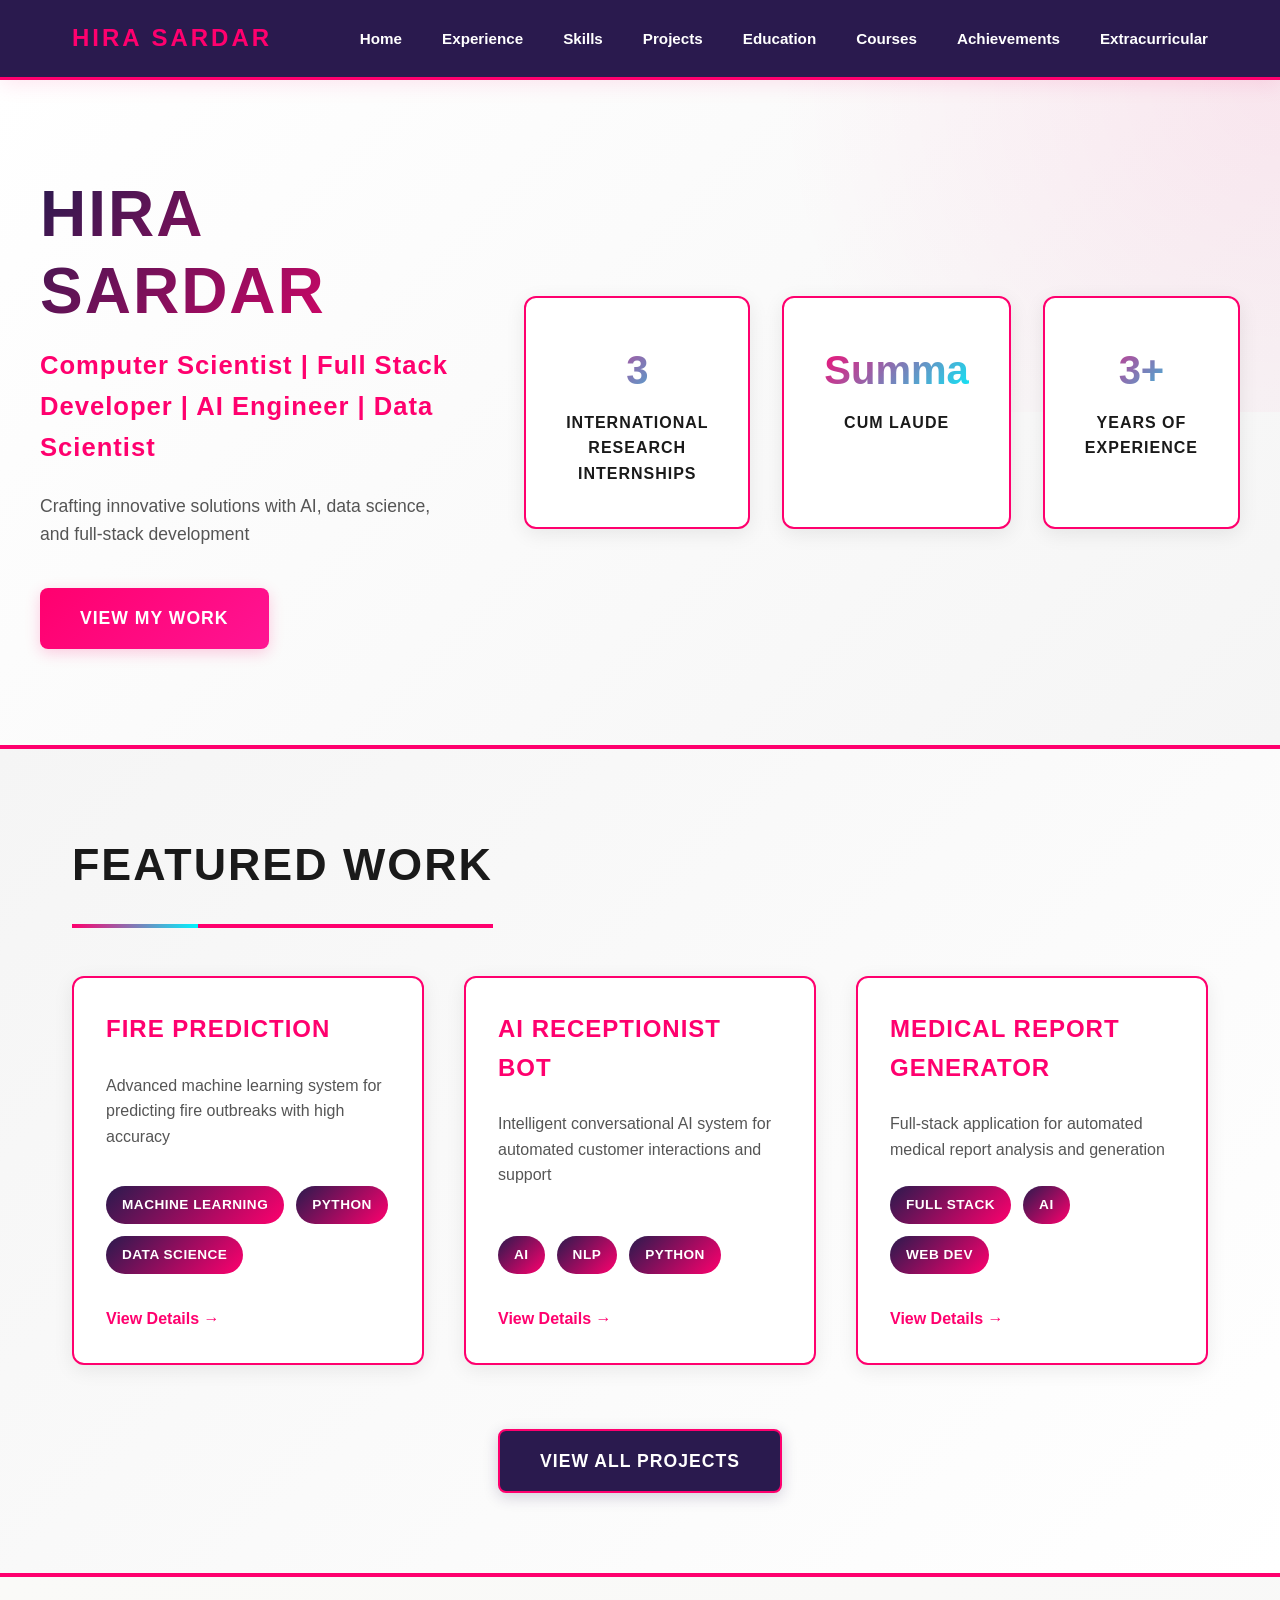
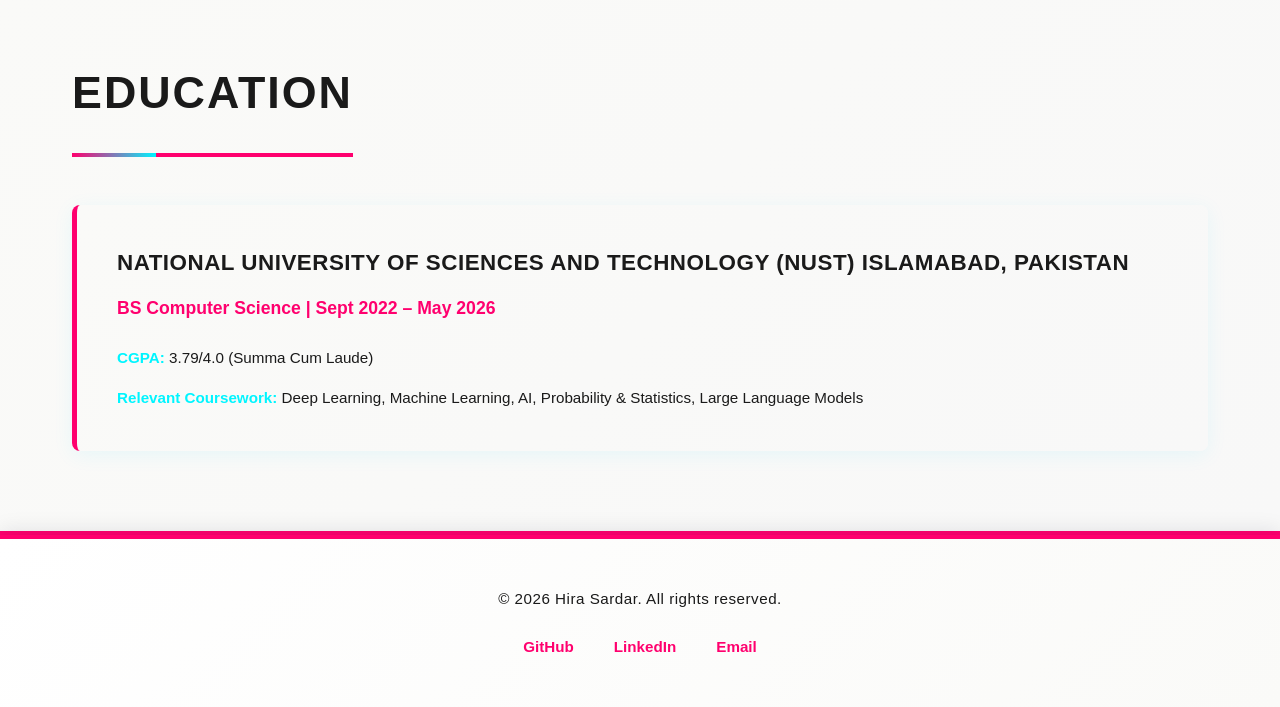
<file: index.html>
<!DOCTYPE html>
<html lang="en">

<head>
    <meta charset="UTF-8">
    <meta name="viewport" content="width=device-width, initial-scale=1.0">
    <title>Hira Sardar - Professional Portfolio</title>
    <link rel="stylesheet" href="styles.css">
</head>

<body>
    <header class="sticky-header">
        <nav class="navbar">
            <div class="nav-container">
                <a href="#home" class="logo">HIRA SARDAR</a>
                <ul class="nav-links">
                    <li><a href="index.html">Home</a></li>
                    <li><a href="experience.html">Experience</a></li>
                    <li><a href="skills.html">Skills</a></li>
                    <li><a href="projects.html">Projects</a></li>
                    <li><a href="index.html#education">Education</a></li>
                    <li><a href="courses.html">Courses</a></li>
                    <li><a href="achievements.html">Achievements</a></li>
                    <li><a href="extracurricular.html">Extracurricular</a></li>
                </ul>
            </div>
        </nav>
    </header>

    <main>
        <!-- HERO SECTION -->
        <section id="home" class="hero">
            <div class="hero-content">
                <div class="hero-text">
                    <h1>Hira Sardar</h1>
                    <p class="title">Computer Scientist | Full Stack Developer | AI Engineer | Data Scientist</p>
                    <p class="description">Crafting innovative solutions with AI, data science, and full-stack development</p>
                    <a href="projects.html" class="btn-primary hero-btn">View My Work</a>
                </div>
                <div class="hero-stats">
                    <div class="stat">
                        <span class="stat-number">3</span>
                        <span class="stat-label">International Research Internships</span>
                    </div>
                    <div class="stat">
                        <span class="stat-number">Summa</span>
                        <span class="stat-label">Cum Laude</span>
                    </div>
                    <div class="stat">
                        <span class="stat-number">3+</span>
                        <span class="stat-label">Years of Experience</span>
                    </div>
                </div>
            </div>
        </section>

        <!-- FEATURED PROJECTS SECTION -->
        <section class="featured-projects">
            <div class="container">
                <h2 class="section-title">Featured Work</h2>
                <div class="featured-grid">
                    <div class="featured-card">
                        <div class="featured-header">Fire Prediction</div>
                        <p class="featured-description">Advanced machine learning system for predicting fire outbreaks with high accuracy</p>
                        <div class="featured-tags">
                            <span class="tag">Machine Learning</span>
                            <span class="tag">Python</span>
                            <span class="tag">Data Science</span>
                        </div>
                        <a href="projects.html" class="featured-link">View Details →</a>
                    </div>

                    <div class="featured-card">
                        <div class="featured-header">AI Receptionist Bot</div>
                        <p class="featured-description">Intelligent conversational AI system for automated customer interactions and support</p>
                        <div class="featured-tags">
                            <span class="tag">AI</span>
                            <span class="tag">NLP</span>
                            <span class="tag">Python</span>
                        </div>
                        <a href="projects.html" class="featured-link">View Details →</a>
                    </div>

                    <div class="featured-card">
                        <div class="featured-header">Medical Report Generator</div>
                        <p class="featured-description">Full-stack application for automated medical report analysis and generation</p>
                        <div class="featured-tags">
                            <span class="tag">Full Stack</span>
                            <span class="tag">AI</span>
                            <span class="tag">Web Dev</span>
                        </div>
                        <a href="projects.html" class="featured-link">View Details →</a>
                    </div>
                </div>
                <div class="center-link">
                    <a href="projects.html" class="btn-secondary">View All Projects</a>
                </div>
            </div>
        </section>

        <!-- EDUCATION SECTION -->
        <section id="education" class="section alt-bg">
            <div class="container">
                <h2 class="section-title">Education</h2>
                <div class="education-card">
                    <div class="education-header">
                        <h3 class="education-university">National University of Sciences and Technology (NUST) Islamabad, Pakistan</h3>
                        <p class="education-degree">BS Computer Science | Sept 2022 – May 2026</p>
                    </div>
                    <div class="education-details">
                        <p class="education-cgpa"><strong>CGPA:</strong> 3.79/4.0 (Summa Cum Laude)</p>
                        <p class="education-coursework"><strong>Relevant Coursework:</strong> Deep Learning, Machine Learning, AI, Probability & Statistics, Large Language Models</p>
                    </div>
                </div>
            </div>
        </section>
    </main>

    <!-- FOOTER -->
    <footer class="footer">
        <div class="container">
            <p>&copy; 2026 Hira Sardar. All rights reserved.</p>
            <div class="footer-links">
                <a href="https://github.com/HiraSardar123" target="_blank">GitHub</a>
                <a href="https://www.linkedin.com/in/hira-sardar-a5b904256" target="_blank">LinkedIn</a>
                <a href="mailto:hsardar.bscs22seecs@seecs.edu.pk">Email</a>
            </div>
        </div>
    </footer>
</body>

</html>
</file>
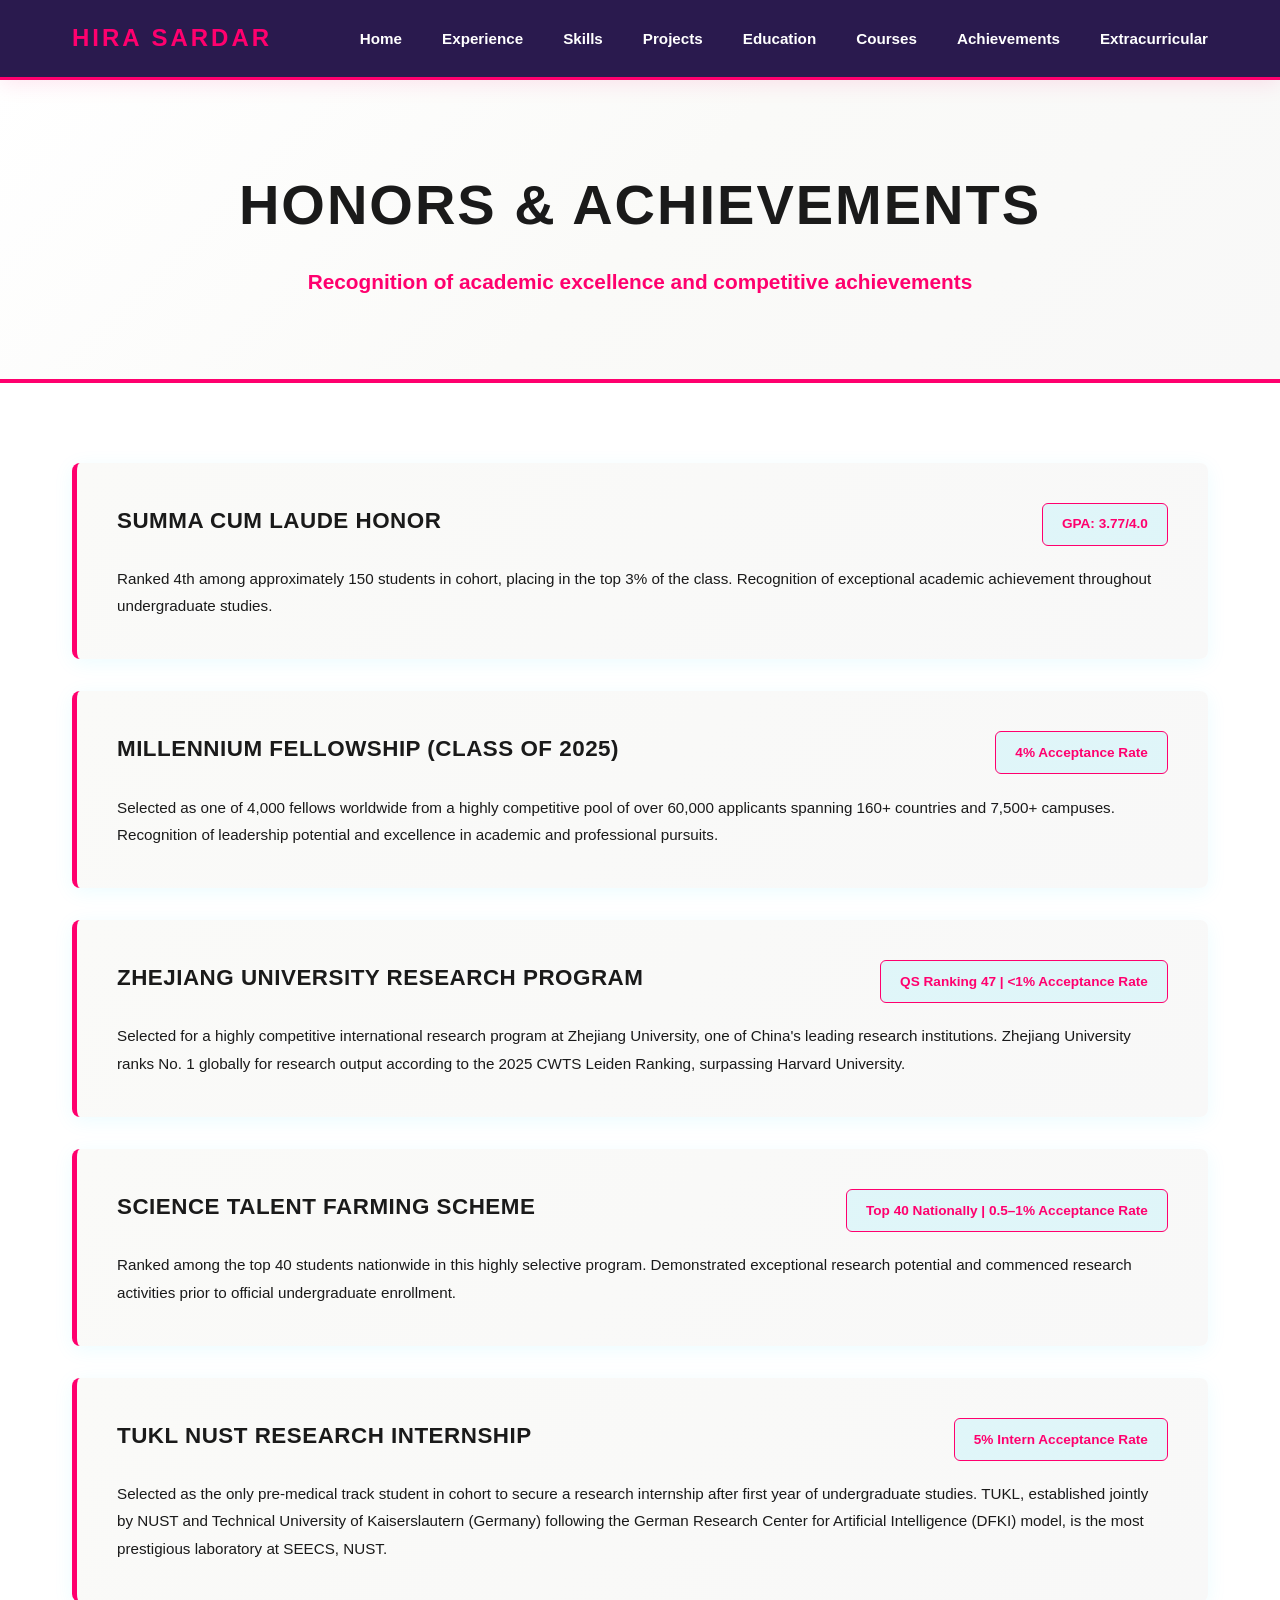
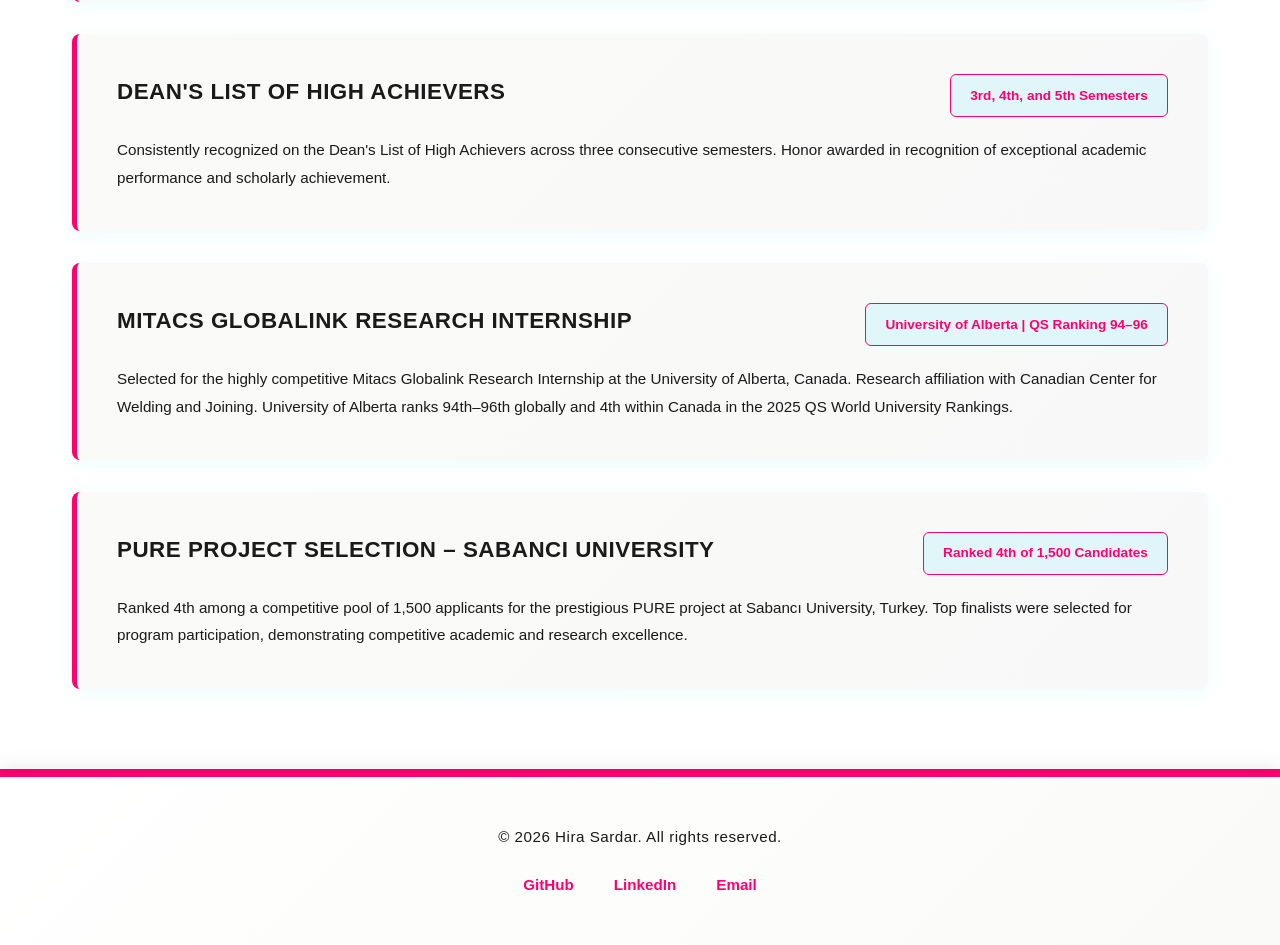
<file: achievements.html>
<!DOCTYPE html>
<html lang="en">

<head>
    <meta charset="UTF-8">
    <meta name="viewport" content="width=device-width, initial-scale=1.0">
    <title>Achievements - Hira Sardar</title>
    <link rel="stylesheet" href="styles.css">
</head>

<body>
    <header class="sticky-header">
        <nav class="navbar">
            <div class="nav-container">
                <a href="index.html" class="logo">HIRA SARDAR</a>
                <ul class="nav-links">
                    <li><a href="index.html">Home</a></li>
                    <li><a href="experience.html">Experience</a></li>
                    <li><a href="skills.html">Skills</a></li>
                    <li><a href="projects.html">Projects</a></li>
                    <li><a href="index.html#education">Education</a></li>
                    <li><a href="courses.html">Courses</a></li>
                    <li><a href="achievements.html">Achievements</a></li>
                    <li><a href="extracurricular.html">Extracurricular</a></li>
                </ul>
            </div>
        </nav>
    </header>

    <main>
        <!-- PAGE TITLE -->
        <section class="page-title">
            <div class="container">
                <h1>Honors & Achievements</h1>
                <p>Recognition of academic excellence and competitive achievements</p>
            </div>
        </section>

        <!-- ACHIEVEMENTS LIST SECTION -->
        <section class="section">
            <div class="container">
                <div class="achievements-list">
                    <!-- Achievement 1 -->
                    <div class="achievement-item">
                        <div class="achievement-header">
                            <h3 class="achievement-title">Summa Cum Laude Honor</h3>
                            <span class="achievement-meta">GPA: 3.77/4.0</span>
                        </div>
                        <p class="achievement-text">Ranked 4th among approximately 150 students in cohort, placing in the top 3% of the class. Recognition of exceptional academic achievement throughout undergraduate studies.</p>
                    </div>

                    <!-- Achievement 2 -->
                    <div class="achievement-item">
                        <div class="achievement-header">
                            <h3 class="achievement-title">Millennium Fellowship (Class of 2025)</h3>
                            <span class="achievement-meta">4% Acceptance Rate</span>
                        </div>
                        <p class="achievement-text">Selected as one of 4,000 fellows worldwide from a highly competitive pool of over 60,000 applicants spanning 160+ countries and 7,500+ campuses. Recognition of leadership potential and excellence in academic and professional pursuits.</p>
                    </div>

                    <!-- Achievement 3 -->
                    <div class="achievement-item">
                        <div class="achievement-header">
                            <h3 class="achievement-title">Zhejiang University Research Program</h3>
                            <span class="achievement-meta">QS Ranking 47 | <1% Acceptance Rate</span>
                        </div>
                        <p class="achievement-text">Selected for a highly competitive international research program at Zhejiang University, one of China's leading research institutions. Zhejiang University ranks No. 1 globally for research output according to the 2025 CWTS Leiden
                            Ranking, surpassing Harvard University.</p>
                    </div>

                    <!-- Achievement 4 -->
                    <div class="achievement-item">
                        <div class="achievement-header">
                            <h3 class="achievement-title">Science Talent Farming Scheme</h3>
                            <span class="achievement-meta">Top 40 Nationally | 0.5–1% Acceptance Rate</span>
                        </div>
                        <p class="achievement-text">Ranked among the top 40 students nationwide in this highly selective program. Demonstrated exceptional research potential and commenced research activities prior to official undergraduate enrollment.</p>
                    </div>

                    <!-- Achievement 5 -->
                    <div class="achievement-item">
                        <div class="achievement-header">
                            <h3 class="achievement-title">TUKL NUST Research Internship</h3>
                            <span class="achievement-meta">5% Intern Acceptance Rate</span>
                        </div>
                        <p class="achievement-text">Selected as the only pre-medical track student in cohort to secure a research internship after first year of undergraduate studies. TUKL, established jointly by NUST and Technical University of Kaiserslautern (Germany) following
                            the German Research Center for Artificial Intelligence (DFKI) model, is the most prestigious laboratory at SEECS, NUST.</p>
                    </div>

                    <!-- Achievement 6 -->
                    <div class="achievement-item">
                        <div class="achievement-header">
                            <h3 class="achievement-title">Dean's List of High Achievers</h3>
                            <span class="achievement-meta">3rd, 4th, and 5th Semesters</span>
                        </div>
                        <p class="achievement-text">Consistently recognized on the Dean's List of High Achievers across three consecutive semesters. Honor awarded in recognition of exceptional academic performance and scholarly achievement.</p>
                    </div>

                    <!-- Achievement 7 -->
                    <div class="achievement-item">
                        <div class="achievement-header">
                            <h3 class="achievement-title">Mitacs Globalink Research Internship</h3>
                            <span class="achievement-meta">University of Alberta | QS Ranking 94–96</span>
                        </div>
                        <p class="achievement-text">Selected for the highly competitive Mitacs Globalink Research Internship at the University of Alberta, Canada. Research affiliation with Canadian Center for Welding and Joining. University of Alberta ranks 94th–96th globally and
                            4th within Canada in the 2025 QS World University Rankings.</p>
                    </div>

                    <!-- Achievement 8 -->
                    <div class="achievement-item">
                        <div class="achievement-header">
                            <h3 class="achievement-title">PURE Project Selection – Sabancı University</h3>
                            <span class="achievement-meta">Ranked 4th of 1,500 Candidates</span>
                        </div>
                        <p class="achievement-text">Ranked 4th among a competitive pool of 1,500 applicants for the prestigious PURE project at Sabancı University, Turkey. Top finalists were selected for program participation, demonstrating competitive academic and research excellence.</p>
                    </div>
                </div>
            </div>
        </section>
    </main>

    <!-- FOOTER -->
    <footer class="footer">
        <div class="container">
            <p>&copy; 2026 Hira Sardar. All rights reserved.</p>
            <div class="footer-links">
                <a href="https://github.com/HiraSardar123" target="_blank">GitHub</a>
                <a href="https://www.linkedin.com/in/hira-sardar-a5b904256" target="_blank">LinkedIn</a>
                <a href="mailto:hsardar.bscs22seecs@seecs.edu.pk">Email</a>
            </div>
        </div>
    </footer>
</body>

</html>
</file>
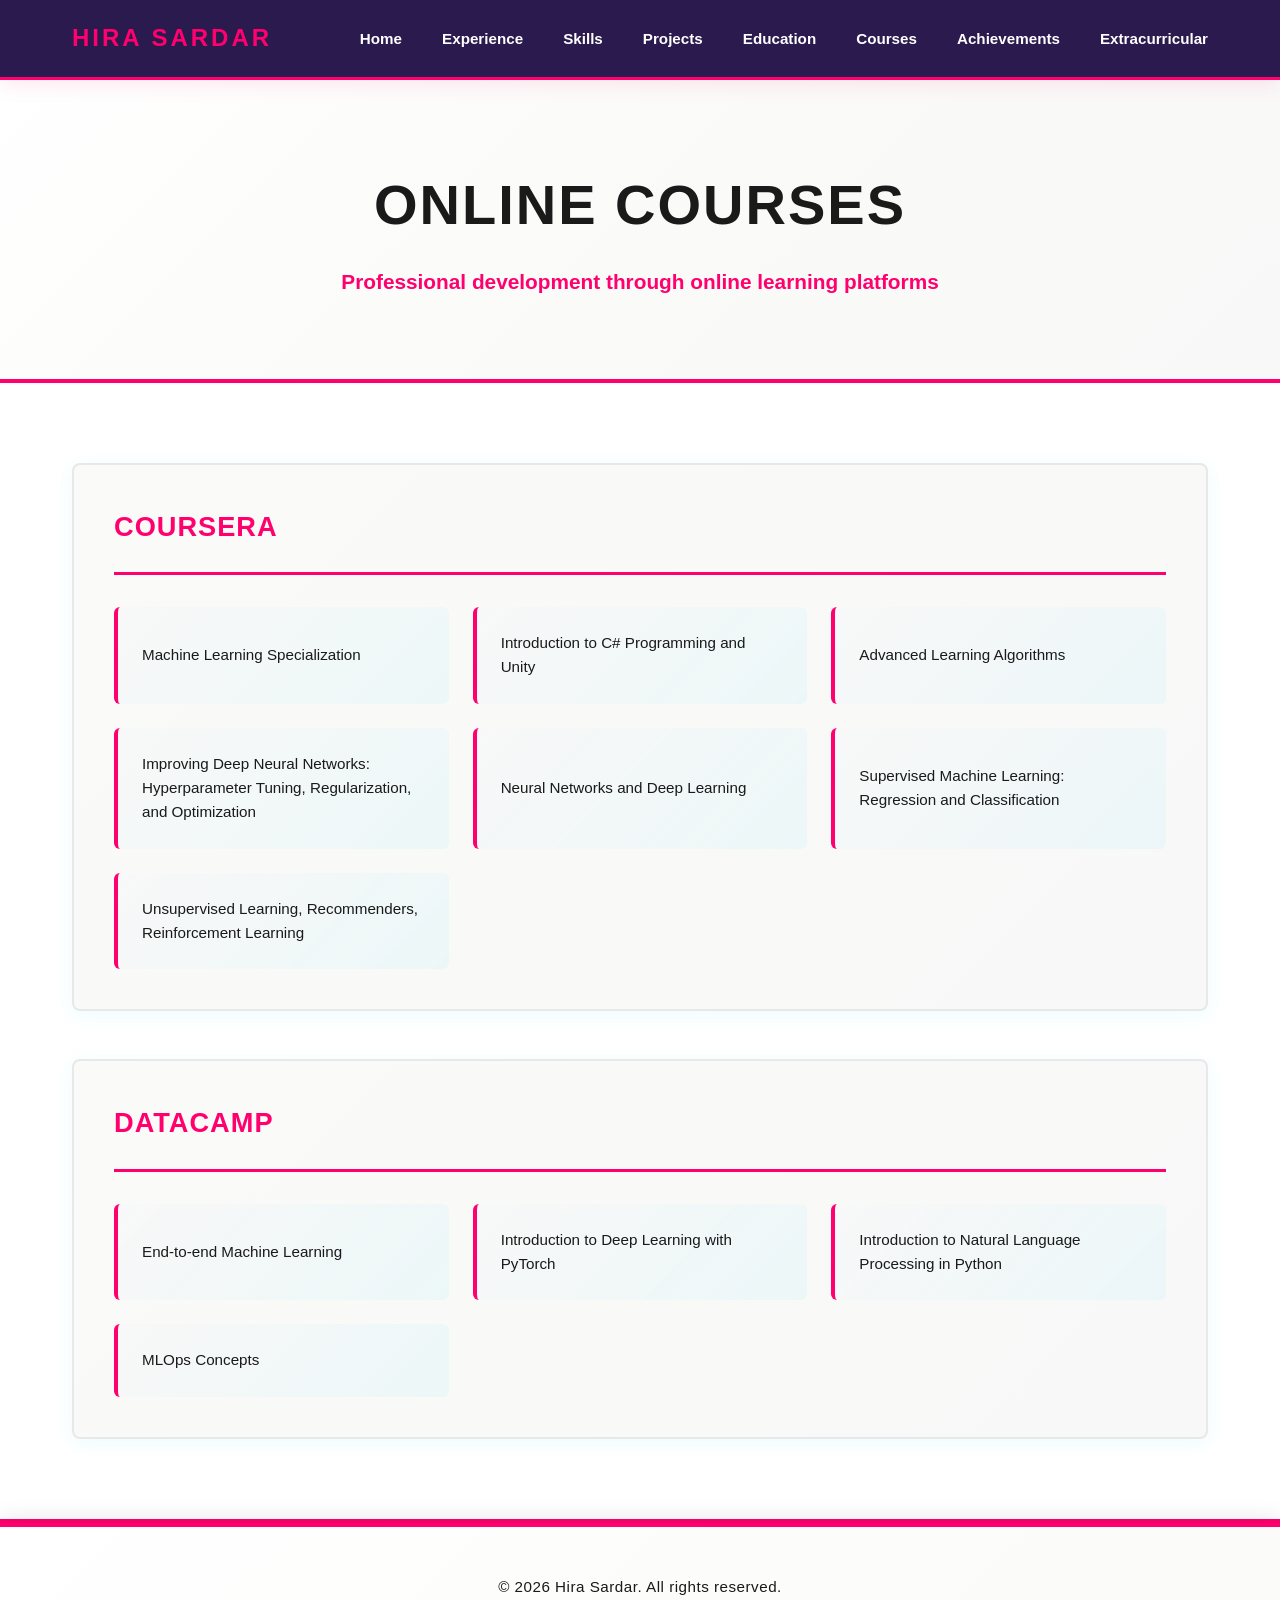
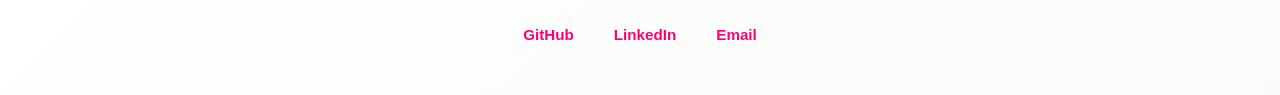
<file: courses.html>
<!DOCTYPE html>
<html lang="en">

<head>
    <meta charset="UTF-8">
    <meta name="viewport" content="width=device-width, initial-scale=1.0">
    <title>Courses - Hira Sardar</title>
    <link rel="stylesheet" href="styles.css">
</head>

<body>
    <header class="sticky-header">
        <nav class="navbar">
            <div class="nav-container">
                <a href="index.html" class="logo">HIRA SARDAR</a>
                <ul class="nav-links">
                    <li><a href="index.html">Home</a></li>
                    <li><a href="experience.html">Experience</a></li>
                    <li><a href="skills.html">Skills</a></li>
                    <li><a href="projects.html">Projects</a></li>
                    <li><a href="index.html#education">Education</a></li>
                    <li><a href="courses.html">Courses</a></li>
                    <li><a href="achievements.html">Achievements</a></li>
                    <li><a href="extracurricular.html">Extracurricular</a></li>
                </ul>
            </div>
        </nav>
    </header>

    <main>
        <!-- PAGE TITLE -->
        <section class="page-title">
            <div class="container">
                <h1>Online Courses</h1>
                <p>Professional development through online learning platforms</p>
            </div>
        </section>

        <!-- COURSES LIST SECTION -->
        <section class="section">
            <div class="container">
                <div class="courses-list">
                    <!-- Coursera Section -->
                    <div class="course-provider-section">
                        <div class="provider-header">
                            <h2 class="provider-name">Coursera</h2>
                        </div>
                        <ul class="courses-grid">
                            <li class="course-item">
                                <span class="course-title">Machine Learning Specialization</span>
                            </li>
                            <li class="course-item">
                                <span class="course-title">Introduction to C# Programming and Unity</span>
                            </li>
                            <li class="course-item">
                                <span class="course-title">Advanced Learning Algorithms</span>
                            </li>
                            <li class="course-item">
                                <span class="course-title">Improving Deep Neural Networks: Hyperparameter Tuning, Regularization, and Optimization</span>
                            </li>
                            <li class="course-item">
                                <span class="course-title">Neural Networks and Deep Learning</span>
                            </li>
                            <li class="course-item">
                                <span class="course-title">Supervised Machine Learning: Regression and Classification</span>
                            </li>
                            <li class="course-item">
                                <span class="course-title">Unsupervised Learning, Recommenders, Reinforcement Learning</span>
                            </li>
                        </ul>
                    </div>

                    <!-- DataCamp Section -->
                    <div class="course-provider-section">
                        <div class="provider-header">
                            <h2 class="provider-name">DataCamp</h2>
                        </div>
                        <ul class="courses-grid">
                            <li class="course-item">
                                <span class="course-title">End-to-end Machine Learning</span>
                            </li>
                            <li class="course-item">
                                <span class="course-title">Introduction to Deep Learning with PyTorch</span>
                            </li>
                            <li class="course-item">
                                <span class="course-title">Introduction to Natural Language Processing in Python</span>
                            </li>
                            <li class="course-item">
                                <span class="course-title">MLOps Concepts</span>
                            </li>
                        </ul>
                    </div>
                </div>
            </div>
        </section>
    </main>

    <!-- FOOTER -->
    <footer class="footer">
        <div class="container">
            <p>&copy; 2026 Hira Sardar. All rights reserved.</p>
            <div class="footer-links">
                <a href="https://github.com/HiraSardar123" target="_blank">GitHub</a>
                <a href="https://www.linkedin.com/in/hira-sardar-a5b904256" target="_blank">LinkedIn</a>
                <a href="mailto:hsardar.bscs22seecs@seecs.edu.pk">Email</a>
            </div>
        </div>
    </footer>
</body>

</html>
</file>
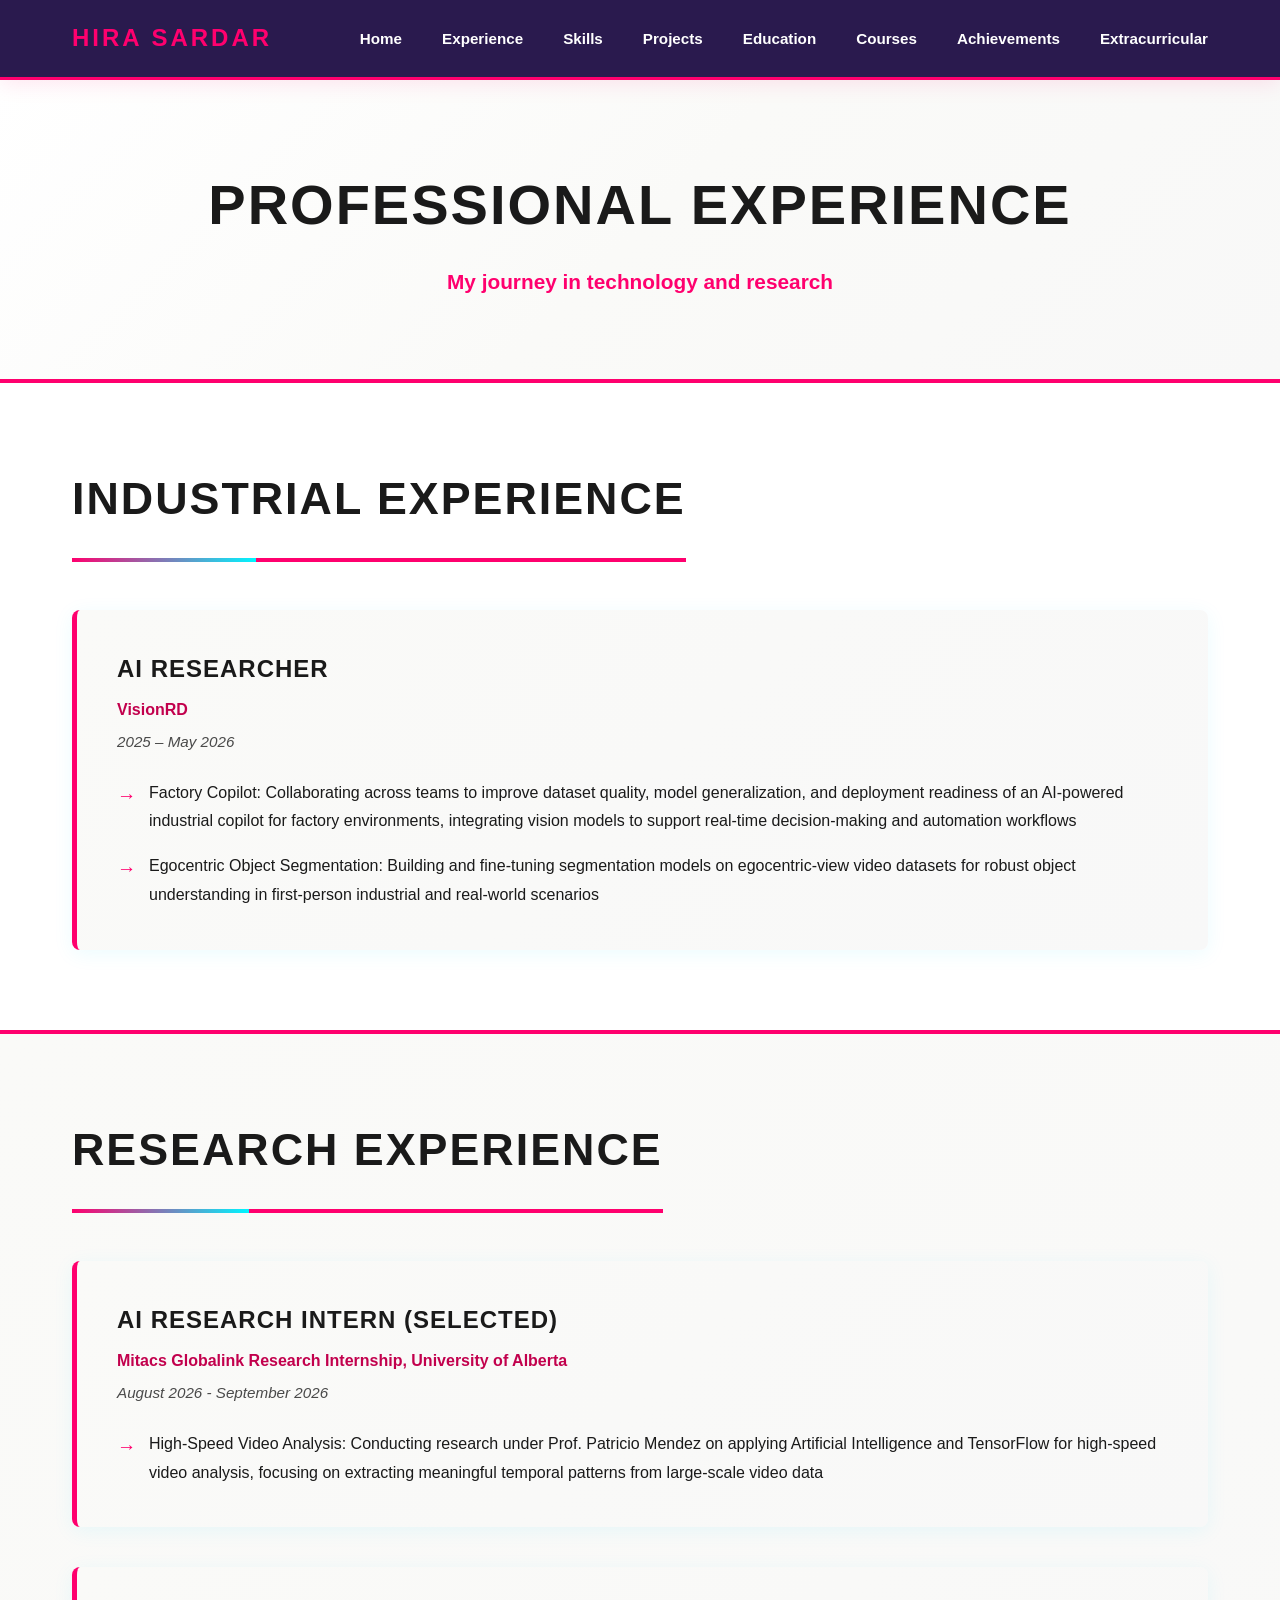
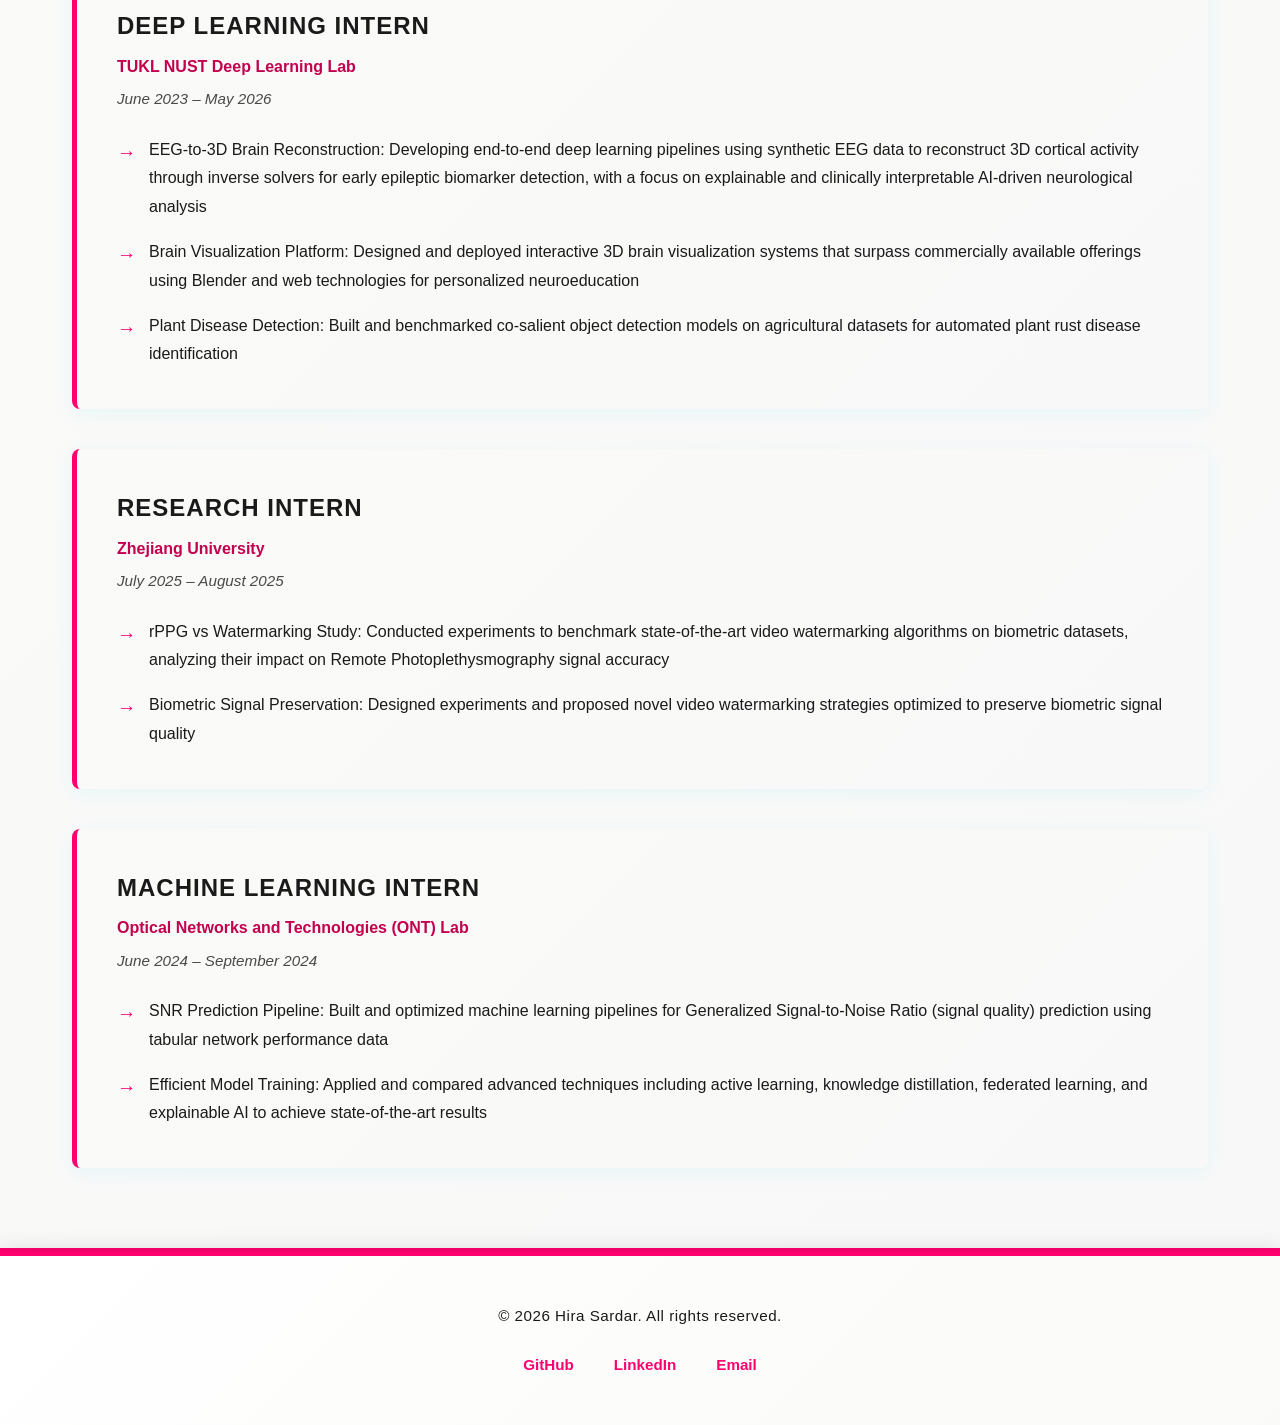
<file: experience.html>
<!DOCTYPE html>
<html lang="en">

<head>
    <meta charset="UTF-8">
    <meta name="viewport" content="width=device-width, initial-scale=1.0">
    <title>Hira Sardar - Experience</title>
    <link rel="stylesheet" href="styles.css">
</head>

<body>
    <header class="sticky-header">
        <nav class="navbar">
            <div class="nav-container">
                <a href="index.html" class="logo">HIRA SARDAR</a>
                <ul class="nav-links">
                    <li><a href="index.html">Home</a></li>
                    <li><a href="experience.html">Experience</a></li>
                    <li><a href="skills.html">Skills</a></li>
                    <li><a href="projects.html">Projects</a></li>
                    <li><a href="index.html#education">Education</a></li>
                    <li><a href="courses.html">Courses</a></li>
                    <li><a href="achievements.html">Achievements</a></li>
                    <li><a href="extracurricular.html">Extracurricular</a></li>
                </ul>
            </div>
        </nav>
    </header>

    <main>
        <!-- PAGE TITLE SECTION -->
        <section class="page-title">
            <div class="container">
                <h1>Professional Experience</h1>
                <p>My journey in technology and research</p>
            </div>
        </section>

        <!-- INDUSTRIAL EXPERIENCE SECTION -->
        <section id="industrial" class="section">
            <div class="container">
                <h2 class="section-title">Industrial Experience</h2>

                <div class="experience-list">
                    <div class="experience-card">
                        <div class="experience-header">
                            <h3>AI Researcher</h3>
                            <span class="company">VisionRD</span>
                            <span class="date">2025 – May 2026</span>
                        </div>
                        <ul class="experience-details">
                            <li>Factory Copilot: Collaborating across teams to improve dataset quality, model generalization, and deployment readiness of an AI-powered industrial copilot for factory environments, integrating vision models to support real-time
                                decision-making and automation workflows</li>
                            <li>Egocentric Object Segmentation: Building and fine-tuning segmentation models on egocentric-view video datasets for robust object understanding in first-person industrial and real-world scenarios</li>
                        </ul>
                    </div>
                </div>
            </div>
        </section>

        <!-- RESEARCH EXPERIENCE SECTION -->
        <section id="research" class="section alt-bg">
            <div class="container">
                <h2 class="section-title">Research Experience</h2>

                <div class="experience-list">
                    <div class="experience-card">
                        <div class="experience-header">
                            <h3>AI Research Intern (Selected)</h3>
                            <span class="company">Mitacs Globalink Research Internship, University of Alberta</span>
                            <span class="date">August 2026 - September 2026</span>
                        </div>
                        <ul class="experience-details">
                            <li>High-Speed Video Analysis: Conducting research under Prof. Patricio Mendez on applying Artificial Intelligence and TensorFlow for high-speed video analysis, focusing on extracting meaningful temporal patterns from large-scale
                                video data</li>
                        </ul>
                    </div>

                    <div class="experience-card">
                        <div class="experience-header">
                            <h3>Deep Learning Intern</h3>
                            <span class="company">TUKL NUST Deep Learning Lab</span>
                            <span class="date">June 2023 – May 2026</span>
                        </div>
                        <ul class="experience-details">
                            <li>EEG-to-3D Brain Reconstruction: Developing end-to-end deep learning pipelines using synthetic EEG data to reconstruct 3D cortical activity through inverse solvers for early epileptic biomarker detection, with a focus on explainable
                                and clinically interpretable AI-driven neurological analysis</li>
                            <li>Brain Visualization Platform: Designed and deployed interactive 3D brain visualization systems that surpass commercially available offerings using Blender and web technologies for personalized neuroeducation</li>
                            <li>Plant Disease Detection: Built and benchmarked co-salient object detection models on agricultural datasets for automated plant rust disease identification</li>
                        </ul>
                    </div>

                    <div class="experience-card">
                        <div class="experience-header">
                            <h3>Research Intern</h3>
                            <span class="company">Zhejiang University</span>
                            <span class="date">July 2025 – August 2025</span>
                        </div>
                        <ul class="experience-details">
                            <li>rPPG vs Watermarking Study: Conducted experiments to benchmark state-of-the-art video watermarking algorithms on biometric datasets, analyzing their impact on Remote Photoplethysmography signal accuracy</li>
                            <li>Biometric Signal Preservation: Designed experiments and proposed novel video watermarking strategies optimized to preserve biometric signal quality</li>
                        </ul>
                    </div>

                    <div class="experience-card">
                        <div class="experience-header">
                            <h3>Machine Learning Intern</h3>
                            <span class="company">Optical Networks and Technologies (ONT) Lab</span>
                            <span class="date">June 2024 – September 2024</span>
                        </div>
                        <ul class="experience-details">
                            <li>SNR Prediction Pipeline: Built and optimized machine learning pipelines for Generalized Signal-to-Noise Ratio (signal quality) prediction using tabular network performance data</li>
                            <li>Efficient Model Training: Applied and compared advanced techniques including active learning, knowledge distillation, federated learning, and explainable AI to achieve state-of-the-art results</li>
                        </ul>
                    </div>
                </div>
            </div>
        </section>
    </main>

    <!-- FOOTER -->
    <footer class="footer">
        <div class="container">
            <p>&copy; 2026 Hira Sardar. All rights reserved.</p>
            <div class="footer-links">
                <a href="https://github.com/HiraSardar123" target="_blank">GitHub</a>
                <a href="https://www.linkedin.com/in/hira-sardar-a5b904256" target="_blank">LinkedIn</a>
                <a href="mailto:hsardar.bscs22seecs@seecs.edu.pk">Email</a>
            </div>
        </div>
    </footer>
</body>

</html>
</file>
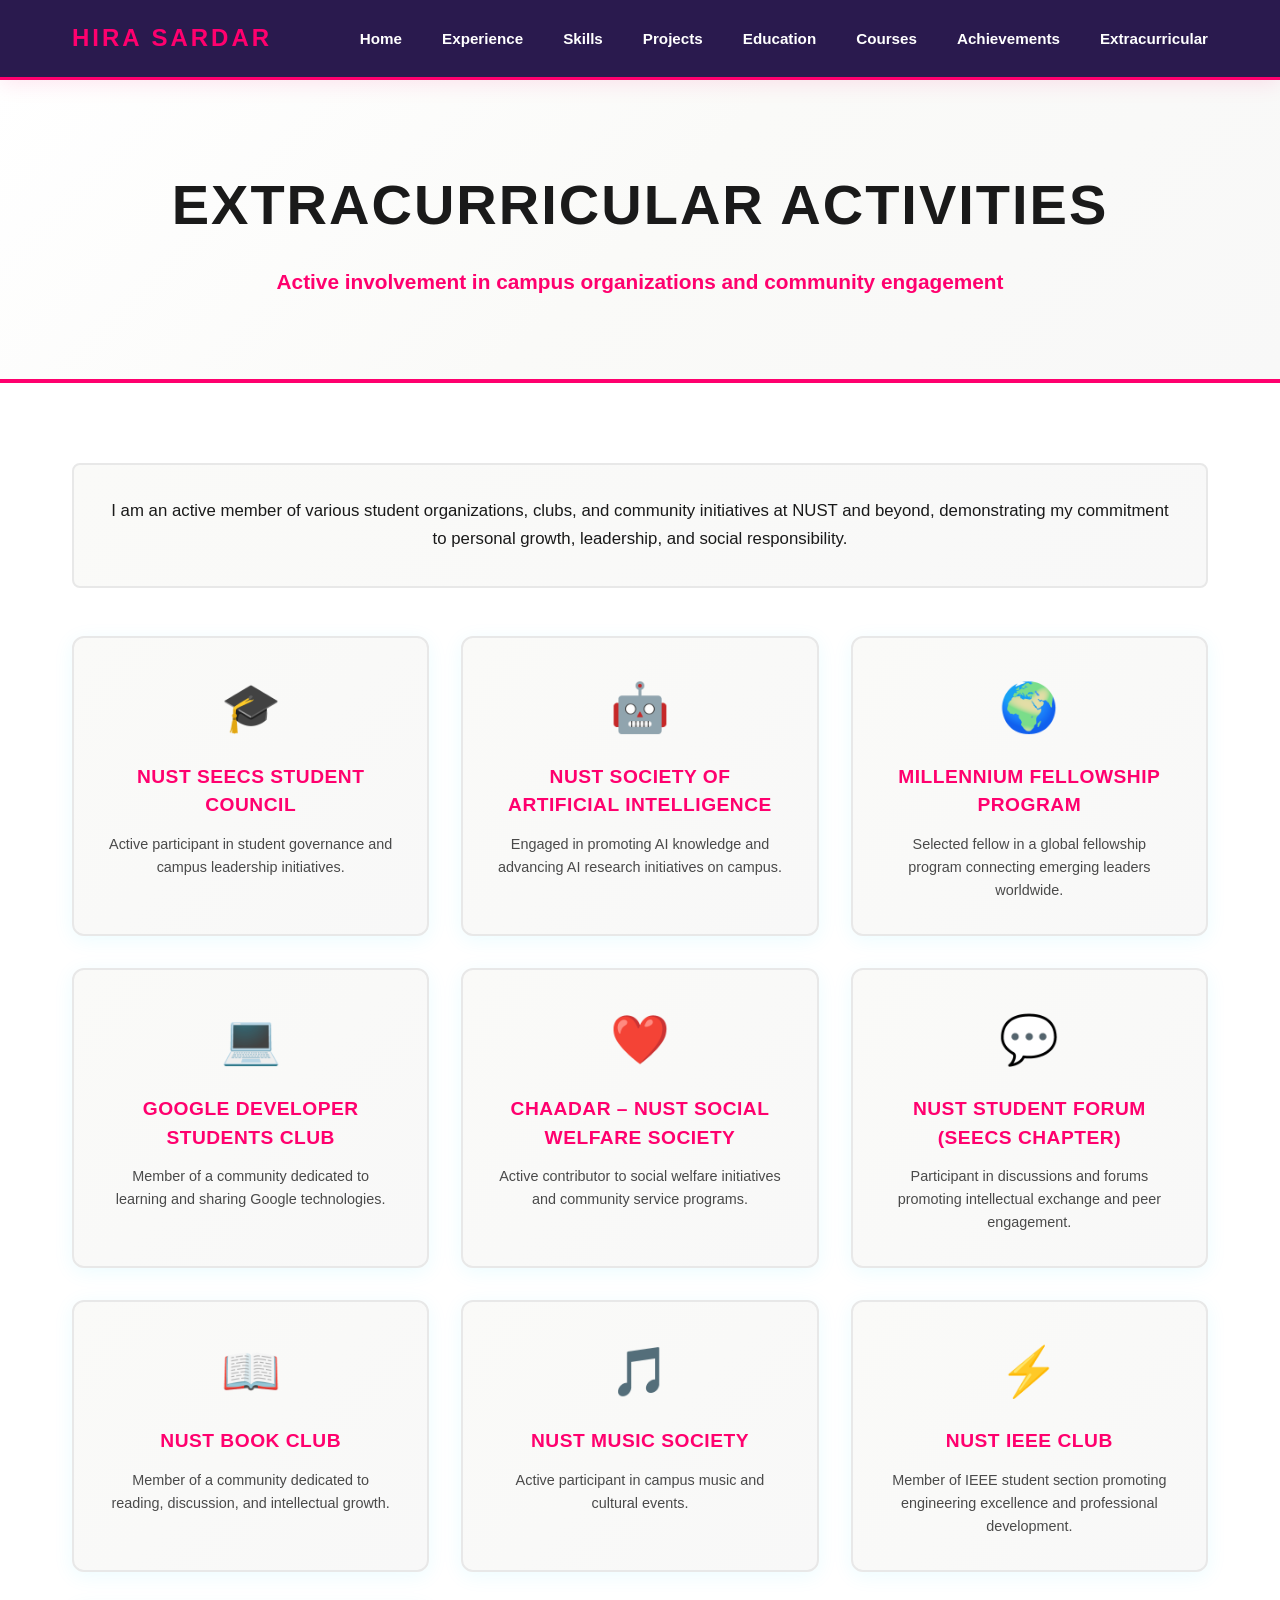
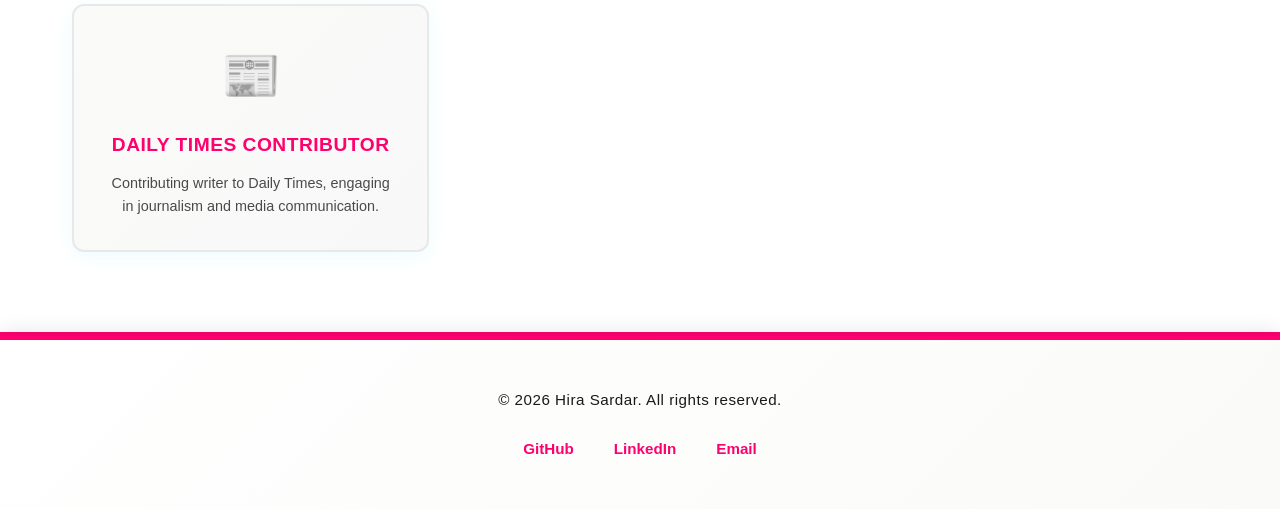
<file: extracurricular.html>
<!DOCTYPE html>
<html lang="en">

<head>
    <meta charset="UTF-8">
    <meta name="viewport" content="width=device-width, initial-scale=1.0">
    <title>Extracurricular Activities - Hira Sardar</title>
    <link rel="stylesheet" href="styles.css">
</head>

<body>
    <header class="sticky-header">
        <nav class="navbar">
            <div class="nav-container">
                <a href="index.html" class="logo">HIRA SARDAR</a>
                <ul class="nav-links">
                    <li><a href="index.html">Home</a></li>
                    <li><a href="experience.html">Experience</a></li>
                    <li><a href="skills.html">Skills</a></li>
                    <li><a href="projects.html">Projects</a></li>
                    <li><a href="index.html#education">Education</a></li>
                    <li><a href="courses.html">Courses</a></li>
                    <li><a href="achievements.html">Achievements</a></li>
                    <li><a href="extracurricular.html">Extracurricular</a></li>
                </ul>
            </div>
        </nav>
    </header>

    <main>
        <!-- PAGE TITLE -->
        <section class="page-title">
            <div class="container">
                <h1>Extracurricular Activities</h1>
                <p>Active involvement in campus organizations and community engagement</p>
            </div>
        </section>

        <!-- ACTIVITIES LIST SECTION -->
        <section class="section">
            <div class="container">
                <div class="activities-intro">
                    <p>I am an active member of various student organizations, clubs, and community initiatives at NUST and beyond, demonstrating my commitment to personal growth, leadership, and social responsibility.</p>
                </div>

                <div class="activities-grid">
                    <!-- Activity 1 -->
                    <div class="activity-card">
                        <div class="activity-badge">🎓</div>
                        <h3 class="activity-name">NUST SEECS Student Council</h3>
                        <p class="activity-description">Active participant in student governance and campus leadership initiatives.</p>
                    </div>

                    <!-- Activity 2 -->
                    <div class="activity-card">
                        <div class="activity-badge">🤖</div>
                        <h3 class="activity-name">NUST Society of Artificial Intelligence</h3>
                        <p class="activity-description">Engaged in promoting AI knowledge and advancing AI research initiatives on campus.</p>
                    </div>

                    <!-- Activity 3 -->
                    <div class="activity-card">
                        <div class="activity-badge">🌍</div>
                        <h3 class="activity-name">Millennium Fellowship Program</h3>
                        <p class="activity-description">Selected fellow in a global fellowship program connecting emerging leaders worldwide.</p>
                    </div>

                    <!-- Activity 4 -->
                    <div class="activity-card">
                        <div class="activity-badge">💻</div>
                        <h3 class="activity-name">Google Developer Students Club</h3>
                        <p class="activity-description">Member of a community dedicated to learning and sharing Google technologies.</p>
                    </div>

                    <!-- Activity 5 -->
                    <div class="activity-card">
                        <div class="activity-badge">❤️</div>
                        <h3 class="activity-name">Chaadar – NUST Social Welfare Society</h3>
                        <p class="activity-description">Active contributor to social welfare initiatives and community service programs.</p>
                    </div>

                    <!-- Activity 6 -->
                    <div class="activity-card">
                        <div class="activity-badge">💬</div>
                        <h3 class="activity-name">NUST Student Forum (SEECS Chapter)</h3>
                        <p class="activity-description">Participant in discussions and forums promoting intellectual exchange and peer engagement.</p>
                    </div>

                    <!-- Activity 7 -->
                    <div class="activity-card">
                        <div class="activity-badge">📖</div>
                        <h3 class="activity-name">NUST Book Club</h3>
                        <p class="activity-description">Member of a community dedicated to reading, discussion, and intellectual growth.</p>
                    </div>

                    <!-- Activity 8 -->
                    <div class="activity-card">
                        <div class="activity-badge">🎵</div>
                        <h3 class="activity-name">NUST Music Society</h3>
                        <p class="activity-description">Active participant in campus music and cultural events.</p>
                    </div>

                    <!-- Activity 9 -->
                    <div class="activity-card">
                        <div class="activity-badge">⚡</div>
                        <h3 class="activity-name">NUST IEEE Club</h3>
                        <p class="activity-description">Member of IEEE student section promoting engineering excellence and professional development.</p>
                    </div>

                    <!-- Activity 10 -->
                    <div class="activity-card">
                        <div class="activity-badge">📰</div>
                        <h3 class="activity-name">Daily Times Contributor</h3>
                        <p class="activity-description">Contributing writer to Daily Times, engaging in journalism and media communication.</p>
                    </div>
                </div>
            </div>
        </section>
    </main>

    <!-- FOOTER -->
    <footer class="footer">
        <div class="container">
            <p>&copy; 2026 Hira Sardar. All rights reserved.</p>
            <div class="footer-links">
                <a href="https://github.com/HiraSardar123" target="_blank">GitHub</a>
                <a href="https://www.linkedin.com/in/hira-sardar-a5b904256" target="_blank">LinkedIn</a>
                <a href="mailto:hsardar.bscs22seecs@seecs.edu.pk">Email</a>
            </div>
        </div>
    </footer>
</body>

</html>
</file>
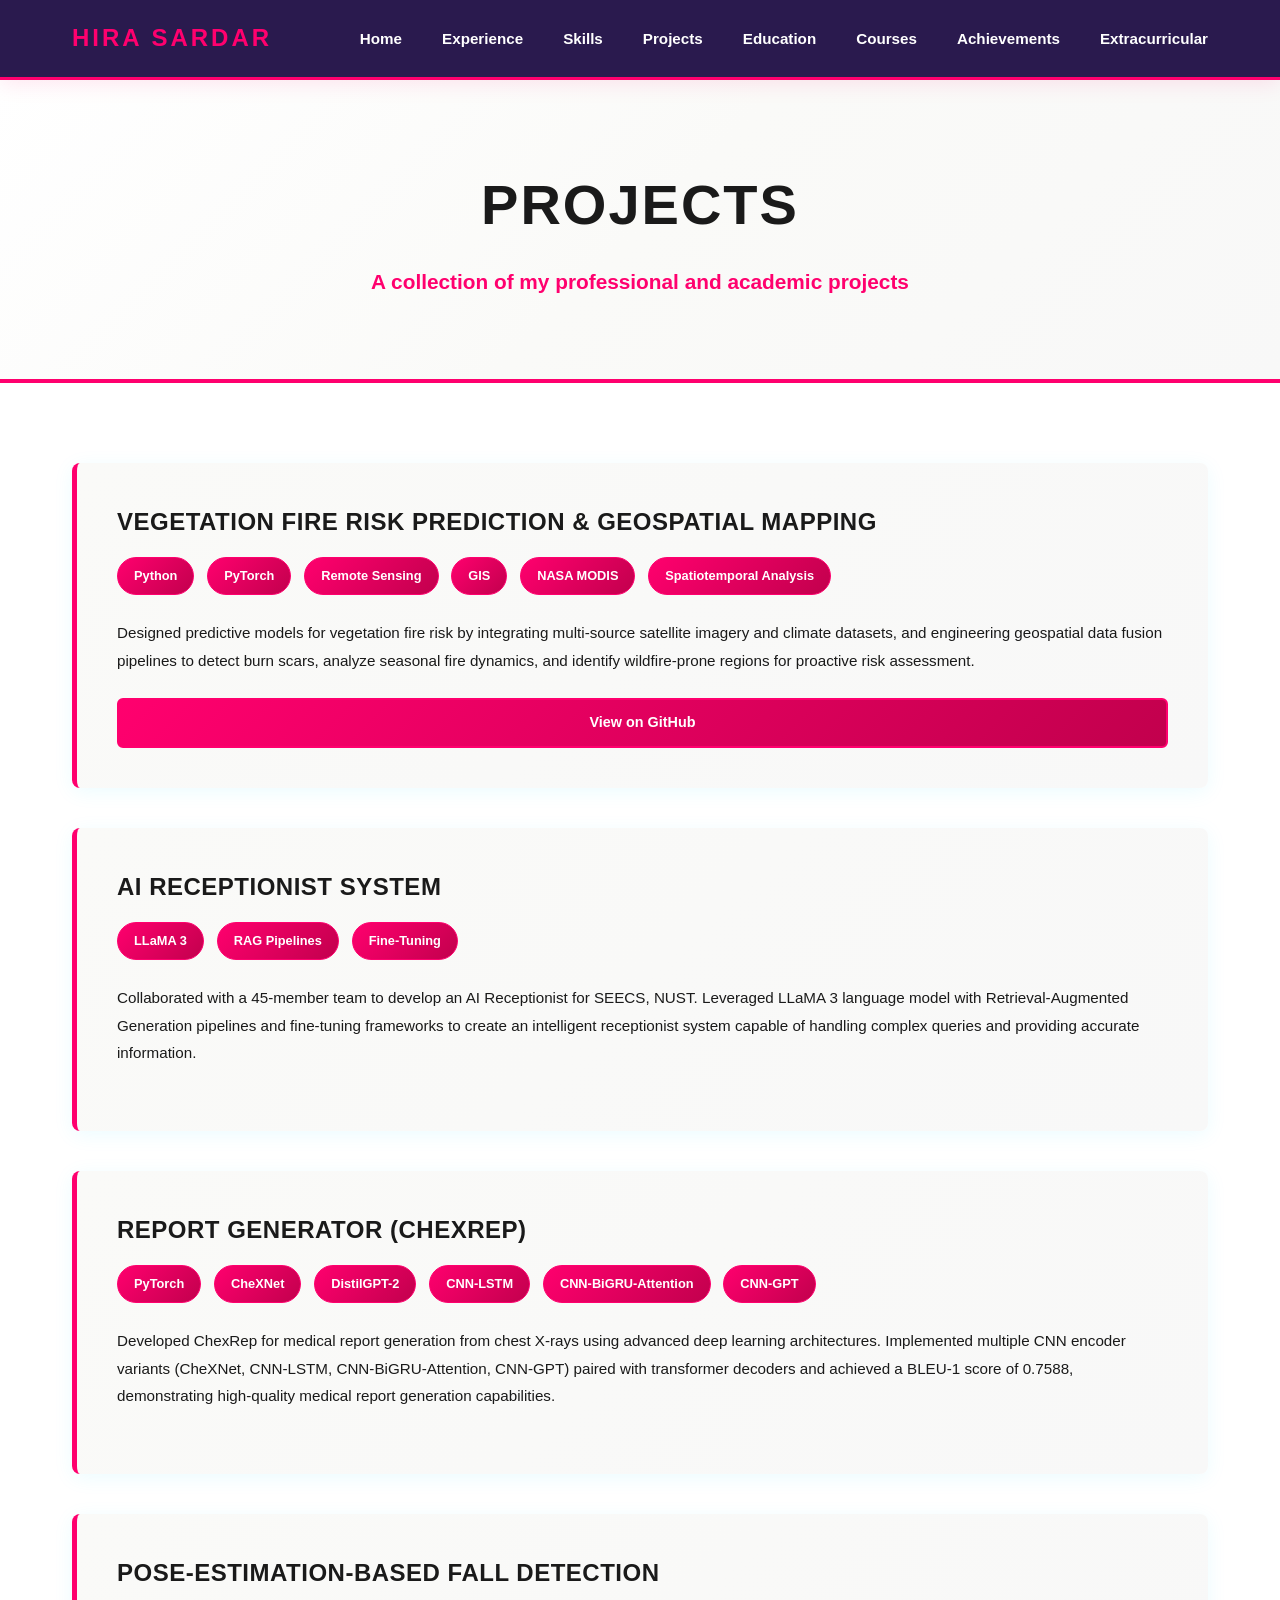
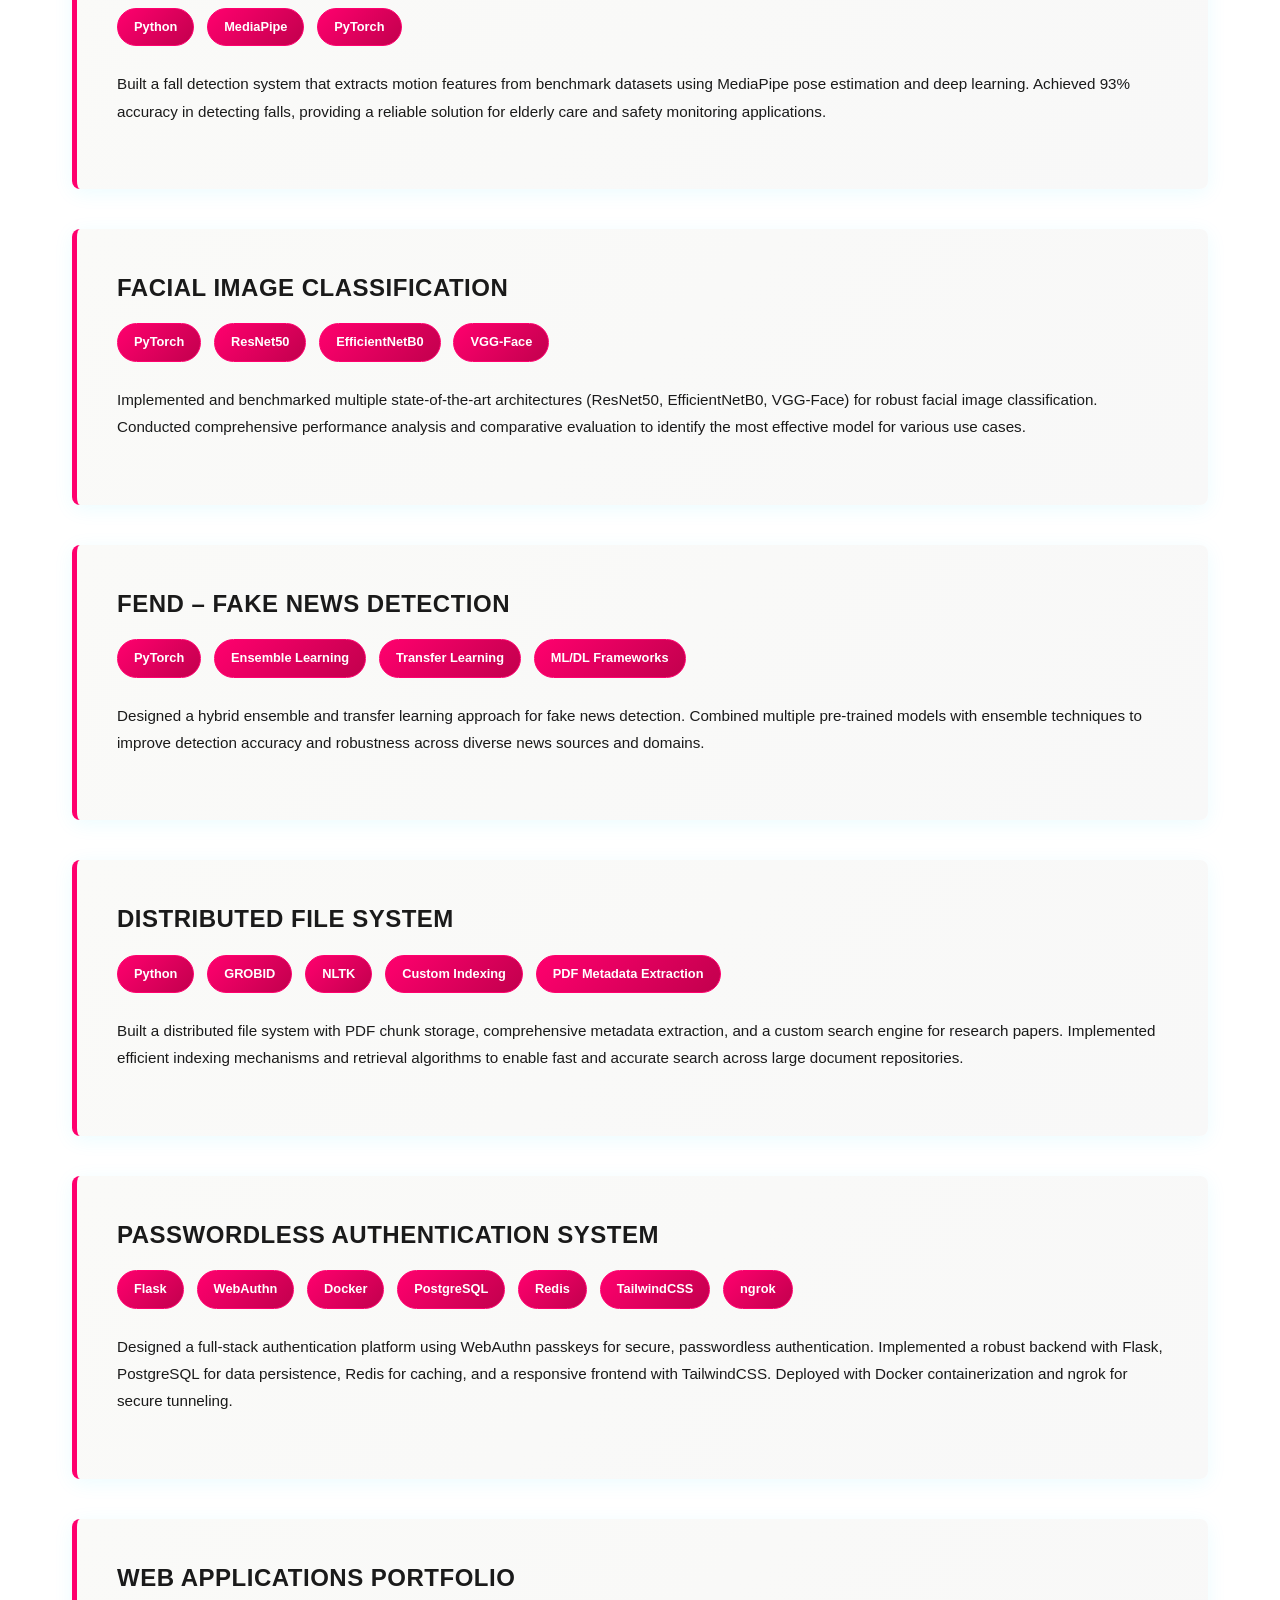
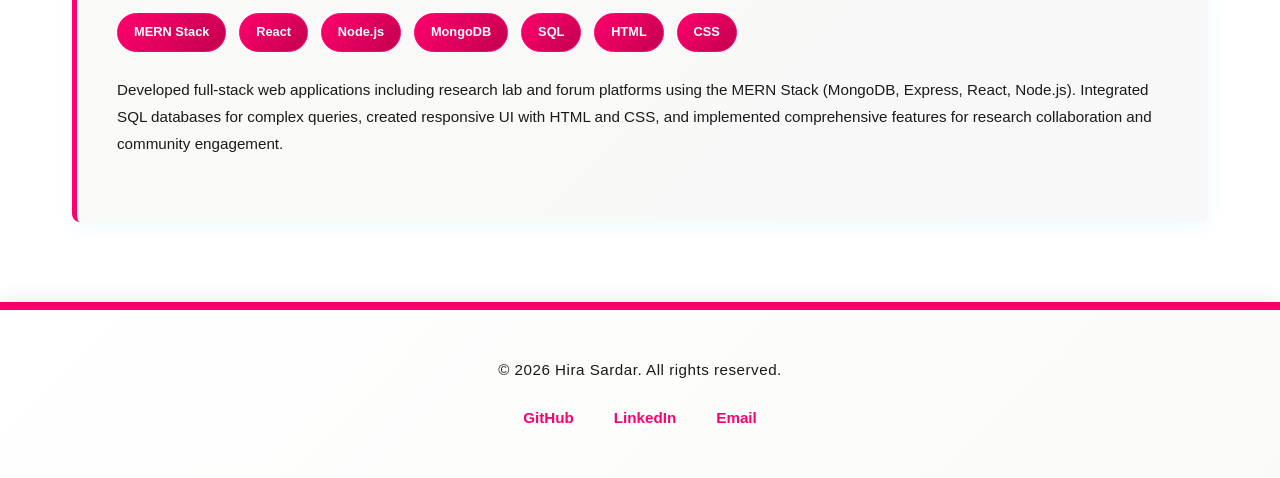
<file: projects.html>
<!DOCTYPE html>
<html lang="en">

<head>
    <meta charset="UTF-8">
    <meta name="viewport" content="width=device-width, initial-scale=1.0">
    <title>Projects - Hira Sardar</title>
    <link rel="stylesheet" href="styles.css">
</head>

<body>
    <header class="sticky-header">
        <nav class="navbar">
            <div class="nav-container">
                <a href="index.html" class="logo">HIRA SARDAR</a>
                <ul class="nav-links">
                    <li><a href="index.html">Home</a></li>
                    <li><a href="experience.html">Experience</a></li>
                    <li><a href="skills.html">Skills</a></li>
                    <li><a href="projects.html">Projects</a></li>
                    <li><a href="index.html#education">Education</a></li>
                    <li><a href="courses.html">Courses</a></li>
                    <li><a href="achievements.html">Achievements</a></li>
                    <li><a href="extracurricular.html">Extracurricular</a></li>
                </ul>
            </div>
        </nav>
    </header>

    <main>
        <!-- PAGE TITLE -->
        <section class="page-title">
            <div class="container">
                <h1>Projects</h1>
                <p>A collection of my professional and academic projects</p>
            </div>
        </section>

        <!-- PROJECTS LIST SECTION -->
        <section class="section">
            <div class="container">
                <div class="projects-list">
                    <!-- Project 1 -->
                    <div class="project-detail-card">
                        <div class="project-header">
                            <h3 class="project-title">Vegetation Fire Risk Prediction & Geospatial Mapping</h3>
                            <div class="project-tech">
                                <span class="tech-tag">Python</span>
                                <span class="tech-tag">PyTorch</span>
                                <span class="tech-tag">Remote Sensing</span>
                                <span class="tech-tag">GIS</span>
                                <span class="tech-tag">NASA MODIS</span>
                                <span class="tech-tag">Spatiotemporal Analysis</span>
                            </div>
                        </div>
                        <div class="project-description">
                            <p>Designed predictive models for vegetation fire risk by integrating multi-source satellite imagery and climate datasets, and engineering geospatial data fusion pipelines to detect burn scars, analyze seasonal fire dynamics,
                                and identify wildfire-prone regions for proactive risk assessment.</p>
                        </div>
                        <div class="project-links">
                            <a href="https://github.com/HiraSardar123/Forest-Fire-Prediction-in-Pakistan" target="_blank" class="project-link-btn">View on GitHub</a>
                        </div>
                    </div>

                    <!-- Project 2 -->
                    <div class="project-detail-card">
                        <div class="project-header">
                            <h3 class="project-title">AI Receptionist System</h3>
                            <div class="project-tech">
                                <span class="tech-tag">LLaMA 3</span>
                                <span class="tech-tag">RAG Pipelines</span>
                                <span class="tech-tag">Fine-Tuning</span>
                            </div>
                        </div>
                        <div class="project-description">
                            <p>Collaborated with a 45-member team to develop an AI Receptionist for SEECS, NUST. Leveraged LLaMA 3 language model with Retrieval-Augmented Generation pipelines and fine-tuning frameworks to create an intelligent receptionist
                                system capable of handling complex queries and providing accurate information.</p>
                        </div>
                    </div>

                    <!-- Project 3 -->
                    <div class="project-detail-card">
                        <div class="project-header">
                            <h3 class="project-title">Report Generator (ChexRep)</h3>
                            <div class="project-tech">
                                <span class="tech-tag">PyTorch</span>
                                <span class="tech-tag">CheXNet</span>
                                <span class="tech-tag">DistilGPT-2</span>
                                <span class="tech-tag">CNN-LSTM</span>
                                <span class="tech-tag">CNN-BiGRU-Attention</span>
                                <span class="tech-tag">CNN-GPT</span>
                            </div>
                        </div>
                        <div class="project-description">
                            <p>Developed ChexRep for medical report generation from chest X-rays using advanced deep learning architectures. Implemented multiple CNN encoder variants (CheXNet, CNN-LSTM, CNN-BiGRU-Attention, CNN-GPT) paired with transformer
                                decoders and achieved a BLEU-1 score of 0.7588, demonstrating high-quality medical report generation capabilities.</p>
                        </div>
                    </div>

                    <!-- Project 4 -->
                    <div class="project-detail-card">
                        <div class="project-header">
                            <h3 class="project-title">Pose-Estimation-Based Fall Detection</h3>
                            <div class="project-tech">
                                <span class="tech-tag">Python</span>
                                <span class="tech-tag">MediaPipe</span>
                                <span class="tech-tag">PyTorch</span>
                            </div>
                        </div>
                        <div class="project-description">
                            <p>Built a fall detection system that extracts motion features from benchmark datasets using MediaPipe pose estimation and deep learning. Achieved 93% accuracy in detecting falls, providing a reliable solution for elderly care
                                and safety monitoring applications.</p>
                        </div>
                    </div>

                    <!-- Project 5 -->
                    <div class="project-detail-card">
                        <div class="project-header">
                            <h3 class="project-title">Facial Image Classification</h3>
                            <div class="project-tech">
                                <span class="tech-tag">PyTorch</span>
                                <span class="tech-tag">ResNet50</span>
                                <span class="tech-tag">EfficientNetB0</span>
                                <span class="tech-tag">VGG-Face</span>
                            </div>
                        </div>
                        <div class="project-description">
                            <p>Implemented and benchmarked multiple state-of-the-art architectures (ResNet50, EfficientNetB0, VGG-Face) for robust facial image classification. Conducted comprehensive performance analysis and comparative evaluation to identify
                                the most effective model for various use cases.</p>
                        </div>
                    </div>

                    <!-- Project 6 -->
                    <div class="project-detail-card">
                        <div class="project-header">
                            <h3 class="project-title">FEND – Fake News Detection</h3>
                            <div class="project-tech">
                                <span class="tech-tag">PyTorch</span>
                                <span class="tech-tag">Ensemble Learning</span>
                                <span class="tech-tag">Transfer Learning</span>
                                <span class="tech-tag">ML/DL Frameworks</span>
                            </div>
                        </div>
                        <div class="project-description">
                            <p>Designed a hybrid ensemble and transfer learning approach for fake news detection. Combined multiple pre-trained models with ensemble techniques to improve detection accuracy and robustness across diverse news sources and domains.</p>
                        </div>
                    </div>

                    <!-- Project 7 -->
                    <div class="project-detail-card">
                        <div class="project-header">
                            <h3 class="project-title">Distributed File System</h3>
                            <div class="project-tech">
                                <span class="tech-tag">Python</span>
                                <span class="tech-tag">GROBID</span>
                                <span class="tech-tag">NLTK</span>
                                <span class="tech-tag">Custom Indexing</span>
                                <span class="tech-tag">PDF Metadata Extraction</span>
                            </div>
                        </div>
                        <div class="project-description">
                            <p>Built a distributed file system with PDF chunk storage, comprehensive metadata extraction, and a custom search engine for research papers. Implemented efficient indexing mechanisms and retrieval algorithms to enable fast and
                                accurate search across large document repositories.</p>
                        </div>
                    </div>

                    <!-- Project 8 -->
                    <div class="project-detail-card">
                        <div class="project-header">
                            <h3 class="project-title">Passwordless Authentication System</h3>
                            <div class="project-tech">
                                <span class="tech-tag">Flask</span>
                                <span class="tech-tag">WebAuthn</span>
                                <span class="tech-tag">Docker</span>
                                <span class="tech-tag">PostgreSQL</span>
                                <span class="tech-tag">Redis</span>
                                <span class="tech-tag">TailwindCSS</span>
                                <span class="tech-tag">ngrok</span>
                            </div>
                        </div>
                        <div class="project-description">
                            <p>Designed a full-stack authentication platform using WebAuthn passkeys for secure, passwordless authentication. Implemented a robust backend with Flask, PostgreSQL for data persistence, Redis for caching, and a responsive frontend
                                with TailwindCSS. Deployed with Docker containerization and ngrok for secure tunneling.</p>
                        </div>
                    </div>

                    <!-- Project 11 -->
                    <div class="project-detail-card">
                        <div class="project-header">
                            <h3 class="project-title">Web Applications Portfolio</h3>
                            <div class="project-tech">
                                <span class="tech-tag">MERN Stack</span>
                                <span class="tech-tag">React</span>
                                <span class="tech-tag">Node.js</span>
                                <span class="tech-tag">MongoDB</span>
                                <span class="tech-tag">SQL</span>
                                <span class="tech-tag">HTML</span>
                                <span class="tech-tag">CSS</span>
                            </div>
                        </div>
                        <div class="project-description">
                            <p>Developed full-stack web applications including research lab and forum platforms using the MERN Stack (MongoDB, Express, React, Node.js). Integrated SQL databases for complex queries, created responsive UI with HTML and CSS,
                                and implemented comprehensive features for research collaboration and community engagement.</p>
                        </div>
                    </div>
                </div>
            </div>
        </section>
    </main>

    <!-- FOOTER -->
    <footer class="footer">
        <div class="container">
            <p>&copy; 2026 Hira Sardar. All rights reserved.</p>
            <div class="footer-links">
                <a href="https://github.com/HiraSardar123" target="_blank">GitHub</a>
                <a href="https://www.linkedin.com/in/hira-sardar-a5b904256" target="_blank">LinkedIn</a>
                <a href="mailto:hsardar.bscs22seecs@seecs.edu.pk">Email</a>
            </div>
        </div>
    </footer>
</body>

</html>
</file>
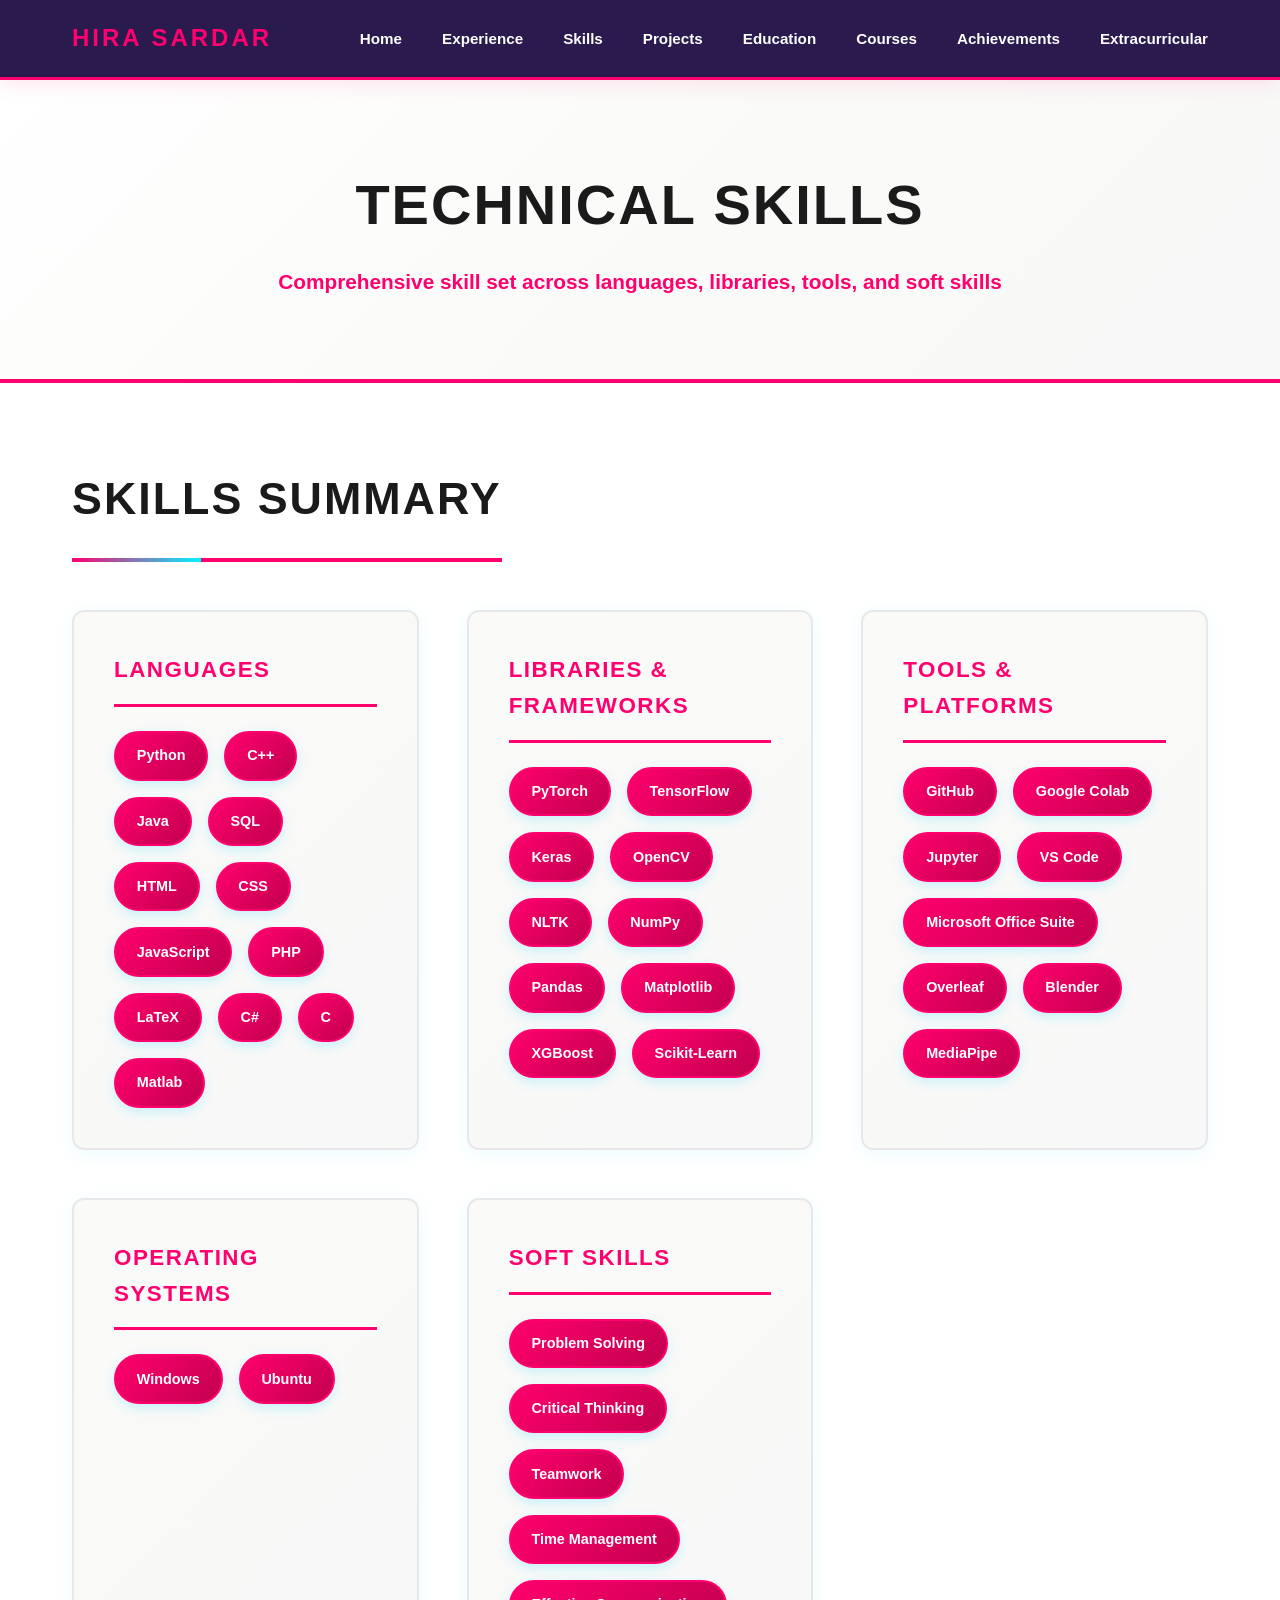
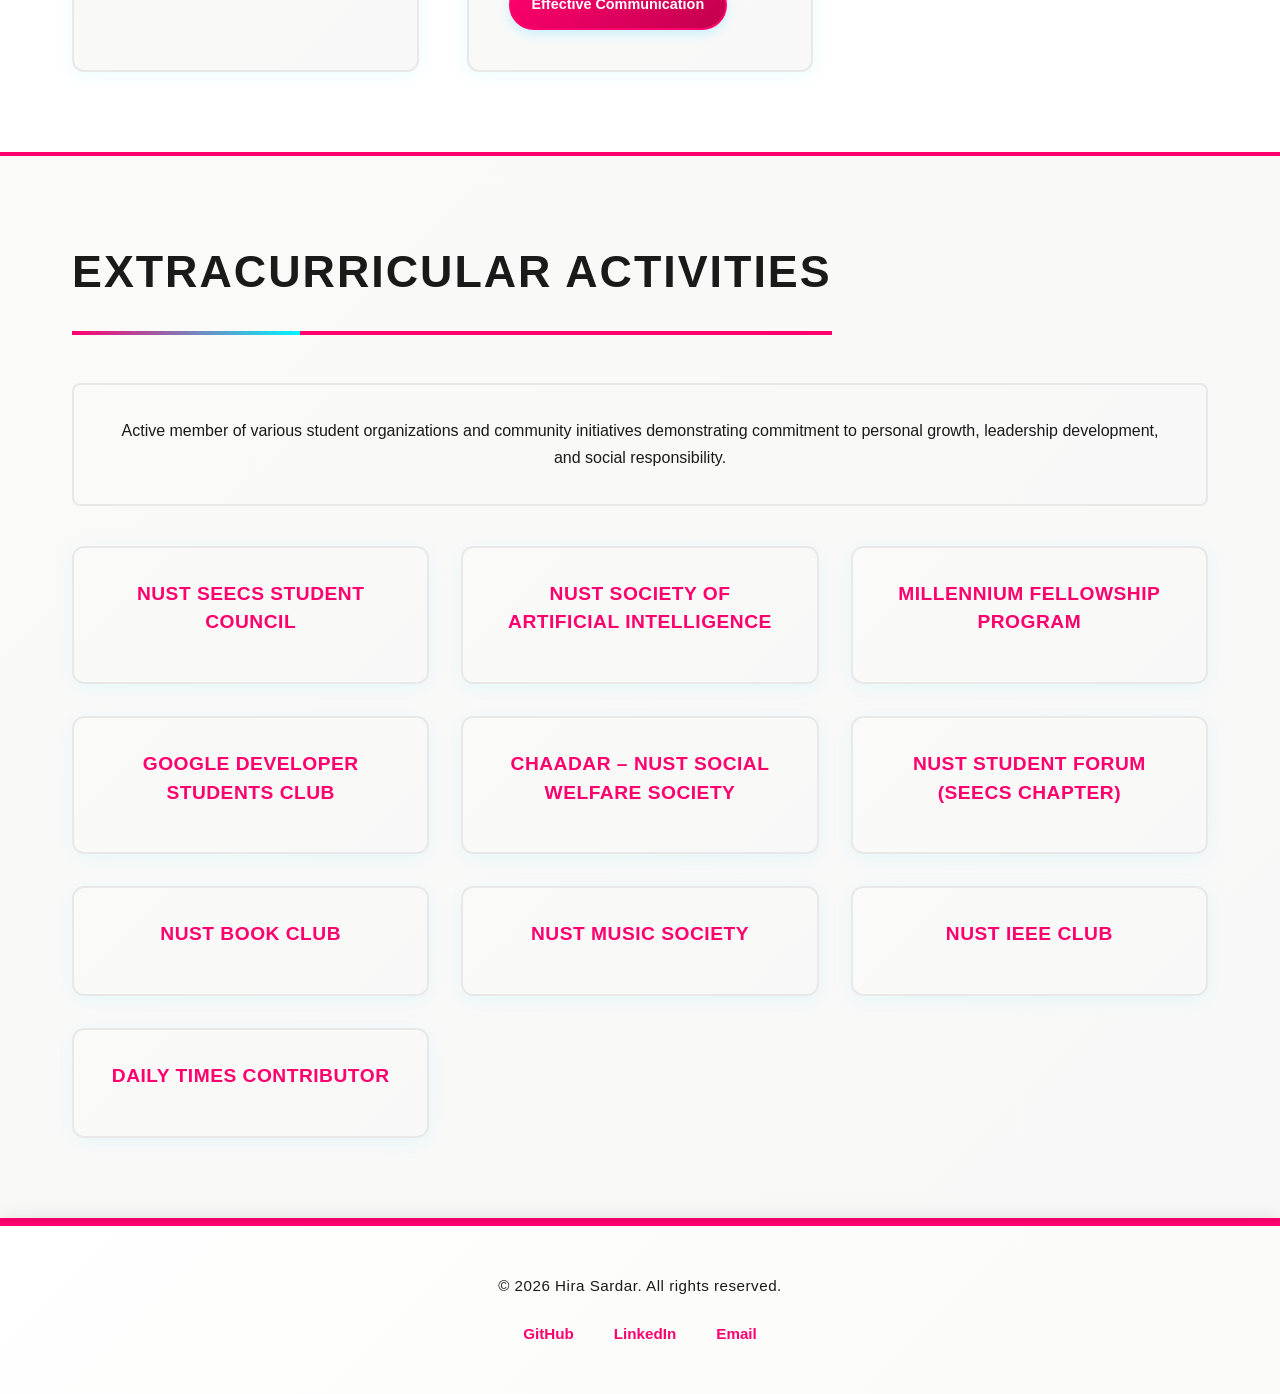
<file: skills.html>
<!DOCTYPE html>
<html lang="en">

<head>
    <meta charset="UTF-8">
    <meta name="viewport" content="width=device-width, initial-scale=1.0">
    <title>Hira Sardar - Skills</title>
    <link rel="stylesheet" href="styles.css">
</head>

<body>
    <header class="sticky-header">
        <nav class="navbar">
            <div class="nav-container">
                <a href="index.html" class="logo">HIRA SARDAR</a>
                <ul class="nav-links">
                    <li><a href="index.html">Home</a></li>
                    <li><a href="experience.html">Experience</a></li>
                    <li><a href="skills.html">Skills</a></li>
                    <li><a href="projects.html">Projects</a></li>
                    <li><a href="index.html#education">Education</a></li>
                    <li><a href="courses.html">Courses</a></li>
                    <li><a href="achievements.html">Achievements</a></li>
                    <li><a href="extracurricular.html">Extracurricular</a></li>
                </ul>
            </div>
        </nav>
    </header>

    <main>
        <!-- PAGE TITLE SECTION -->
        <section class="page-title">
            <div class="container">
                <h1>Technical Skills</h1>
                <p>Comprehensive skill set across languages, libraries, tools, and soft skills</p>
            </div>
        </section>

        <!-- SKILLS SUMMARY SECTION -->
        <section class="section">
            <div class="container">
                <h2 class="section-title">Skills Summary</h2>

                <div class="skills-detailed-grid">
                    <!-- Languages -->
                    <div class="skill-section">
                        <h3 class="skill-section-title">Languages</h3>
                        <div class="skill-tags">
                            <span class="skill-tag">Python</span>
                            <span class="skill-tag">C++</span>
                            <span class="skill-tag">Java</span>
                            <span class="skill-tag">SQL</span>
                            <span class="skill-tag">HTML</span>
                            <span class="skill-tag">CSS</span>
                            <span class="skill-tag">JavaScript</span>
                            <span class="skill-tag">PHP</span>
                            <span class="skill-tag">LaTeX</span>
                            <span class="skill-tag">C#</span>
                            <span class="skill-tag">C</span>
                            <span class="skill-tag">Matlab</span>
                        </div>
                    </div>

                    <!-- Libraries -->
                    <div class="skill-section">
                        <h3 class="skill-section-title">Libraries & Frameworks</h3>
                        <div class="skill-tags">
                            <span class="skill-tag">PyTorch</span>
                            <span class="skill-tag">TensorFlow</span>
                            <span class="skill-tag">Keras</span>
                            <span class="skill-tag">OpenCV</span>
                            <span class="skill-tag">NLTK</span>
                            <span class="skill-tag">NumPy</span>
                            <span class="skill-tag">Pandas</span>
                            <span class="skill-tag">Matplotlib</span>
                            <span class="skill-tag">XGBoost</span>
                            <span class="skill-tag">Scikit-Learn</span>
                        </div>
                    </div>

                    <!-- Tools and Frameworks -->
                    <div class="skill-section">
                        <h3 class="skill-section-title">Tools & Platforms</h3>
                        <div class="skill-tags">
                            <span class="skill-tag">GitHub</span>
                            <span class="skill-tag">Google Colab</span>
                            <span class="skill-tag">Jupyter</span>
                            <span class="skill-tag">VS Code</span>
                            <span class="skill-tag">Microsoft Office Suite</span>
                            <span class="skill-tag">Overleaf</span>
                            <span class="skill-tag">Blender</span>
                            <span class="skill-tag">MediaPipe</span>
                        </div>
                    </div>

                    <!-- Operating Systems -->
                    <div class="skill-section">
                        <h3 class="skill-section-title">Operating Systems</h3>
                        <div class="skill-tags">
                            <span class="skill-tag">Windows</span>
                            <span class="skill-tag">Ubuntu</span>
                        </div>
                    </div>

                    <!-- Soft Skills -->
                    <div class="skill-section">
                        <h3 class="skill-section-title">Soft Skills</h3>
                        <div class="skill-tags">
                            <span class="skill-tag">Problem Solving</span>
                            <span class="skill-tag">Critical Thinking</span>
                            <span class="skill-tag">Teamwork</span>
                            <span class="skill-tag">Time Management</span>
                            <span class="skill-tag">Effective Communication</span>
                        </div>
                    </div>
                </div>
            </div>
        </section>

        <!-- EXTRACURRICULAR ACTIVITIES SECTION -->
        <section class="section alt-bg">
            <div class="container">
                <h2 class="section-title">Extracurricular Activities</h2>
                <div class="extracurricular-intro">
                    <p>Active member of various student organizations and community initiatives demonstrating commitment to personal growth, leadership development, and social responsibility.</p>
                </div>
                <div class="activities-grid">
                    <div class="activity-card">
                        <h3 class="activity-name">NUST SEECS Student Council</h3>
                    </div>
                    <div class="activity-card">
                        <h3 class="activity-name">NUST Society of Artificial Intelligence</h3>
                    </div>
                    <div class="activity-card">
                        <h3 class="activity-name">Millennium Fellowship Program</h3>
                    </div>
                    <div class="activity-card">
                        <h3 class="activity-name">Google Developer Students Club</h3>
                    </div>
                    <div class="activity-card">
                        <h3 class="activity-name">Chaadar – NUST Social Welfare Society</h3>
                    </div>
                    <div class="activity-card">
                        <h3 class="activity-name">NUST Student Forum (SEECS Chapter)</h3>
                    </div>
                    <div class="activity-card">
                        <h3 class="activity-name">NUST Book Club</h3>
                    </div>
                    <div class="activity-card">
                        <h3 class="activity-name">NUST Music Society</h3>
                    </div>
                    <div class="activity-card">
                        <h3 class="activity-name">NUST IEEE Club</h3>
                    </div>
                    <div class="activity-card">
                        <h3 class="activity-name">Daily Times Contributor</h3>
                    </div>
                </div>
            </div>
        </section>
    </main>

    <!-- FOOTER -->
    <footer class="footer">
        <div class="container">
            <p>&copy; 2026 Hira Sardar. All rights reserved.</p>
            <div class="footer-links">
                <a href="https://github.com/HiraSardar123" target="_blank">GitHub</a>
                <a href="https://www.linkedin.com/in/hira-sardar-a5b904256" target="_blank">LinkedIn</a>
                <a href="mailto:hsardar.bscs22seecs@seecs.edu.pk">Email</a>
            </div>
        </div>
    </footer>
</body>

</html>
</file>
<file: styles.css>
* {
    margin: 0;
    padding: 0;
    box-sizing: border-box;
}

:root {
    --primary-color: #ffffff;
    --primary-dark: #fafaf8;
    --secondary-color: #ffffff;
    --accent-color: #ff006e;
    --accent-light: #ffe6f0;
    --accent-dark: #c2004d;
    --text-dark: #1a1a1a;
    --text-light: #4a4a4a;
    --border-color: #e8e8e8;
    --bg-light: #f8f8f8;
    --gold: #00f5ff;
    --purple: #2a1a4e;
    --purple-light: #3d2d5c;
}

html {
    scroll-behavior: smooth;
}

body {
    font-family: -apple-system, BlinkMacSystemFont, 'Segoe UI', 'Helvetica Neue', sans-serif;
    line-height: 1.6;
    color: var(--text-dark);
    background-color: var(--primary-color);
    overflow-x: hidden;
}


/* HEADER & NAVIGATION */

.sticky-header {
    background: var(--purple);
    border-bottom: 3px solid var(--accent-color);
    position: sticky;
    top: 0;
    z-index: 1000;
    box-shadow: 0 4px 20px rgba(255, 0, 110, 0.1);
}

.navbar {
    padding: 1.2rem 0;
}

.nav-container {
    max-width: 1200px;
    margin: 0 auto;
    padding: 0 2rem;
    display: flex;
    justify-content: space-between;
    align-items: center;
}

.logo {
    font-size: 1.5rem;
    font-weight: 900;
    letter-spacing: 3px;
    color: var(--accent-color);
    text-decoration: none;
    transition: all 0.3s ease;
}

.logo:hover {
    color: var(--gold);
    text-shadow: 0 0 10px rgba(0, 212, 255, 0.3);
}

.nav-links {
    display: flex;
    list-style: none;
    gap: 2.5rem;
}

.nav-links a {
    color: #ffffff;
    text-decoration: none;
    font-weight: 600;
    font-size: 0.95rem;
    transition: all 0.3s ease;
    position: relative;
}

.nav-links a::after {
    content: '';
    position: absolute;
    bottom: -8px;
    left: 0;
    width: 0;
    height: 3px;
    background: linear-gradient(90deg, var(--accent-color), var(--gold));
    transition: width 0.3s ease;
}

.nav-links a:hover {
    color: var(--accent-color);
}

.nav-links a:hover::after {
    width: 100%;
}


/* CONTAINER */

.container {
    max-width: 1200px;
    margin: 0 auto;
    padding: 0 2rem;
}


/* HERO SECTION */

.hero {
    background: linear-gradient(135deg, var(--primary-color) 0%, #f5f5f5 100%);
    padding: 6rem 2rem;
    border-bottom: 4px solid var(--accent-color);
    min-height: 70vh;
    display: flex;
    align-items: center;
    justify-content: center;
    position: relative;
    overflow: hidden;
}

.hero::before {
    content: '';
    position: absolute;
    top: -50%;
    right: -50%;
    width: 100%;
    height: 100%;
    background: radial-gradient(circle, rgba(255, 0, 110, 0.08) 0%, transparent 70%);
    pointer-events: none;
}

.hero-content {
    position: relative;
    z-index: 1;
    animation: fadeInUp 0.8s ease;
    max-width: 1200px;
    width: 100%;
    display: grid;
    grid-template-columns: 1fr 1fr;
    gap: 4rem;
    align-items: center;
}

@keyframes fadeInUp {
    from {
        opacity: 0;
        transform: translateY(30px);
    }
    to {
        opacity: 1;
        transform: translateY(0);
    }
}

.hero-text {
    text-align: left;
}

.hero h1 {
    font-size: 4rem;
    font-weight: 900;
    letter-spacing: 2px;
    margin-bottom: 1rem;
    text-transform: uppercase;
    line-height: 1.2;
    background: linear-gradient(135deg, var(--purple) 0%, var(--accent-color) 100%);
    -webkit-background-clip: text;
    -webkit-text-fill-color: transparent;
    background-clip: text;
}

.title {
    font-size: 1.6rem;
    font-weight: 700;
    color: var(--accent-color);
    margin-bottom: 1.5rem;
    letter-spacing: 1px;
}

.description {
    font-size: 1.1rem;
    color: #555;
    margin-bottom: 2.5rem;
    font-weight: 400;
    line-height: 1.6;
}

.hero-btn {
    display: inline-block;
    padding: 1rem 2.5rem;
    font-size: 1.1rem;
    font-weight: 700;
    background: linear-gradient(135deg, var(--accent-color), #ff1493);
    color: #ffffff;
    border: none;
    border-radius: 8px;
    cursor: pointer;
    text-decoration: none;
    transition: all 0.3s ease;
    text-transform: uppercase;
    letter-spacing: 1px;
}

.hero-btn:hover {
    transform: translateY(-3px);
    box-shadow: 0 10px 30px rgba(255, 0, 110, 0.4);
}

.hero-stats {
    display: grid;
    grid-template-columns: repeat(3, 1fr);
    gap: 2rem;
}

.stat {
    background: var(--primary-color);
    padding: 2.5rem;
    border: 2px solid var(--accent-color);
    border-radius: 12px;
    text-align: center;
    transition: all 0.3s ease;
    box-shadow: 0 5px 20px rgba(0, 0, 0, 0.08);
}

.stat:hover {
    transform: translateY(-8px);
    box-shadow: 0 15px 40px rgba(255, 0, 110, 0.2);
    border-color: var(--gold);
    background: linear-gradient(135deg, var(--primary-color), #f9f9f9);
}

.stat-number {
    display: block;
    font-size: 2.5rem;
    font-weight: 900;
    background: linear-gradient(135deg, var(--accent-color), var(--gold));
    -webkit-background-clip: text;
    -webkit-text-fill-color: transparent;
    background-clip: text;
    margin-bottom: 0.5rem;
}

.stat-label {
    display: block;
    font-size: 1rem;
    font-weight: 700;
    color: var(--text-dark);
    text-transform: uppercase;
    letter-spacing: 1px;
}

.btn {
    display: inline-block;
    padding: 0.85rem 1.8rem;
    text-decoration: none;
    font-weight: 700;
    font-size: 0.95rem;
    transition: all 0.35s cubic-bezier(0.4, 0, 0.2, 1);
    border: 2px solid var(--accent-color);
    border-radius: 6px;
    text-transform: uppercase;
    letter-spacing: 1px;
    cursor: pointer;
}

.btn-primary {
    background: linear-gradient(135deg, var(--accent-color), #ff1493);
    color: #ffffff;
    box-shadow: 0 4px 15px rgba(255, 0, 110, 0.2);
}

.btn-primary:hover {
    background: linear-gradient(135deg, #ff1493, var(--accent-color));
    transform: translateY(-3px);
    box-shadow: 0 8px 25px rgba(255, 0, 110, 0.4);
    border-color: var(--gold);
}

.btn-secondary {
    background: var(--purple);
    color: #ffffff;
    box-shadow: 0 4px 15px rgba(42, 26, 78, 0.2);
}

.btn-secondary:hover {
    background: linear-gradient(135deg, var(--purple), var(--accent-color));
    transform: translateY(-3px);
    box-shadow: 0 8px 25px rgba(255, 0, 110, 0.4);
    border-color: var(--gold);
}


/* SECTIONS */

.section {
    padding: 5rem 2rem;
    border-bottom: 4px solid var(--accent-color);
    background-color: var(--primary-color);
}

.alt-bg {
    background: linear-gradient(135deg, var(--primary-dark) 0%, var(--bg-light) 100%);
}

.section-title {
    font-size: 2.8rem;
    font-weight: 900;
    margin-bottom: 3rem;
    text-transform: uppercase;
    letter-spacing: 2px;
    color: var(--text-dark);
    border-bottom: 4px solid var(--accent-color);
    padding-bottom: 1.5rem;
    display: inline-block;
    position: relative;
}

.section-title::after {
    content: '';
    position: absolute;
    bottom: -4px;
    left: 0;
    width: 30%;
    height: 4px;
    background: linear-gradient(90deg, var(--accent-color), var(--gold));
}


/* FEATURED PROJECTS SECTION */

.featured-projects {
    padding: 5rem 2rem;
    background: linear-gradient(135deg, #f5f5f5 0%, var(--primary-color) 100%);
    border-bottom: 4px solid var(--accent-color);
}

.featured-grid {
    display: grid;
    grid-template-columns: repeat(auto-fit, minmax(300px, 1fr));
    gap: 2.5rem;
    margin-bottom: 3rem;
}

.featured-card {
    background: var(--primary-color);
    padding: 2rem;
    border: 2px solid var(--accent-color);
    border-radius: 12px;
    transition: all 0.3s ease;
    box-shadow: 0 5px 20px rgba(0, 0, 0, 0.08);
    display: flex;
    flex-direction: column;
    gap: 1.5rem;
}

.featured-card:hover {
    transform: translateY(-10px);
    box-shadow: 0 15px 40px rgba(255, 0, 110, 0.2);
    border-color: var(--gold);
    background: linear-gradient(135deg, var(--primary-color), #f9f9f9);
}

.featured-header {
    font-size: 1.5rem;
    font-weight: 900;
    color: var(--accent-color);
    text-transform: uppercase;
    letter-spacing: 1px;
}

.featured-description {
    font-size: 1rem;
    color: #555;
    line-height: 1.6;
    flex-grow: 1;
}

.featured-tags {
    display: flex;
    flex-wrap: wrap;
    gap: 0.75rem;
}

.tag {
    background: linear-gradient(135deg, var(--purple), var(--accent-color));
    color: #ffffff;
    padding: 0.5rem 1rem;
    border-radius: 20px;
    font-size: 0.85rem;
    font-weight: 700;
    text-transform: uppercase;
    letter-spacing: 0.5px;
}

.featured-link {
    display: inline-block;
    color: var(--accent-color);
    text-decoration: none;
    font-weight: 700;
    margin-top: 0.5rem;
    transition: all 0.3s ease;
    font-size: 1rem;
}

.featured-link:hover {
    color: var(--gold);
    transform: translateX(5px);
}

.center-link {
    text-align: center;
    padding-top: 1rem;
}

.btn-secondary {
    display: inline-block;
    padding: 1rem 2.5rem;
    font-size: 1.1rem;
    font-weight: 700;
    background: var(--purple);
    color: #ffffff;
    border: 2px solid var(--accent-color);
    border-radius: 8px;
    cursor: pointer;
    text-decoration: none;
    transition: all 0.3s ease;
    text-transform: uppercase;
    letter-spacing: 1px;
}

.btn-secondary:hover {
    background: var(--accent-color);
    transform: translateY(-3px);
    box-shadow: 0 10px 30px rgba(255, 0, 110, 0.4);
}


/* SKILLS SECTION */

.skills-grid {
    display: grid;
    grid-template-columns: repeat(auto-fit, minmax(280px, 1fr));
    gap: 2.5rem;
}

.skill-category {
    background: linear-gradient(135deg, var(--primary-dark) 0%, var(--bg-light) 100%);
    padding: 2.5rem;
    border: 2px solid var(--border-color);
    border-radius: 8px;
    transition: all 0.35s cubic-bezier(0.4, 0, 0.2, 1);
    position: relative;
    overflow: hidden;
}

.skill-category::before {
    content: '';
    position: absolute;
    top: 0;
    left: -100%;
    width: 100%;
    height: 4px;
    background: linear-gradient(90deg, var(--accent-color), var(--gold));
    transition: left 0.35s ease;
}

.skill-category:hover {
    transform: translateY(-8px);
    border-color: var(--accent-color);
    box-shadow: 0 12px 40px rgba(0, 212, 255, 0.15);
}

.skill-category:hover::before {
    left: 0;
}

.skill-category h3 {
    font-size: 1.4rem;
    font-weight: 700;
    margin-bottom: 1rem;
    text-transform: uppercase;
    letter-spacing: 1px;
    color: var(--text-dark);
}

.skill-category p {
    color: var(--text-light);
    line-height: 1.9;
    font-size: 0.95rem;
}


/* PROJECTS */

.projects-grid {
    display: grid;
    grid-template-columns: repeat(auto-fit, minmax(320px, 1fr));
    gap: 2.5rem;
}

.project-card {
    background: linear-gradient(135deg, var(--primary-dark) 0%, var(--bg-light) 100%);
    padding: 2.5rem;
    border: 2px solid var(--border-color);
    border-radius: 8px;
    transition: all 0.35s cubic-bezier(0.4, 0, 0.2, 1);
    display: flex;
    flex-direction: column;
    position: relative;
    overflow: hidden;
}

.project-card::before {
    content: '';
    position: absolute;
    top: 0;
    left: 0;
    width: 100%;
    height: 4px;
    background: linear-gradient(90deg, var(--accent-color), var(--gold));
    transform: scaleX(0);
    transform-origin: left;
    transition: transform 0.35s ease;
}

.project-card:hover {
    transform: translateY(-12px);
    border-color: var(--accent-color);
    box-shadow: 0 15px 45px rgba(0, 212, 255, 0.2);
}

.project-card:hover::before {
    transform: scaleX(1);
}

.project-card h3 {
    font-size: 1.5rem;
    font-weight: 700;
    margin-bottom: 1rem;
    text-transform: uppercase;
    letter-spacing: 1px;
    color: var(--text-dark);
}

.project-card p {
    color: var(--text-light);
    margin-bottom: 1.5rem;
    flex-grow: 1;
    font-size: 0.95rem;
    line-height: 1.8;
}

.project-links {
    display: flex;
    gap: 1rem;
}

.project-links a {
    flex: 1;
    padding: 0.7rem 1rem;
    background: linear-gradient(135deg, var(--accent-color) 0%, var(--accent-dark) 100%);
    color: #ffffff;
    text-align: center;
    text-decoration: none;
    font-weight: 700;
    font-size: 0.9rem;
    border-radius: 6px;
    transition: all 0.3s ease;
    border: 2px solid var(--accent-color);
}

.project-links a:hover {
    background: linear-gradient(135deg, var(--gold) 0%, #d97706 100%);
    border-color: var(--gold);
    transform: scale(1.05);
    box-shadow: 0 8px 20px rgba(245, 158, 11, 0.3);
}


/* CONTENT PLACEHOLDER */

.content-placeholder {
    background-color: var(--primary-dark);
    padding: 3rem 2rem;
    border: 2px dashed var(--border-color);
    border-radius: 4px;
    text-align: center;
    color: var(--text-light);
    font-size: 1.1rem;
}


/* FOOTER */

.footer {
    background: linear-gradient(135deg, var(--primary-color) 0%, var(--primary-dark) 100%);
    color: var(--text-dark);
    padding: 3rem 0;
    text-align: center;
    border-top: 4px solid var(--accent-color);
    box-shadow: 0 -4px 20px rgba(15, 23, 42, 0.1);
}

.footer p {
    margin-bottom: 1.5rem;
    font-size: 0.95rem;
    letter-spacing: 0.5px;
}

.footer-links {
    display: flex;
    gap: 2.5rem;
    justify-content: center;
    flex-wrap: wrap;
}

.footer-links a {
    color: var(--accent-color);
    text-decoration: none;
    font-weight: 600;
    font-size: 0.95rem;
    transition: all 0.3s ease;
}

.footer-links a:hover {
    color: var(--gold);
    text-decoration: underline;
    transform: translateY(-2px);
}


/* RESPONSIVE DESIGN */

@media (max-width: 768px) {
    .nav-links {
        gap: 1.5rem;
        font-size: 0.85rem;
    }
    .nav-container {
        padding: 0 1rem;
    }
    .hero {
        padding: 4rem 1rem;
        min-height: auto;
    }
    .hero-content {
        grid-template-columns: 1fr;
        gap: 2rem;
    }
    .hero h1 {
        font-size: 2.8rem;
    }
    .title {
        font-size: 1.3rem;
    }
    .description {
        font-size: 1rem;
    }
    .hero-stats {
        grid-template-columns: 1fr;
    }
    .featured-grid {
        grid-template-columns: 1fr;
    }
    .btn {
        width: 100%;
        text-align: center;
    }
    .section {
        padding: 3rem 1.5rem;
    }
    .section-title {
        font-size: 2rem;
    }
    .skills-grid {
        grid-template-columns: 1fr;
    }
    .projects-grid {
        grid-template-columns: 1fr;
    }
}

@media (max-width: 480px) {
    .logo {
        font-size: 1.2rem;
    }
    .nav-links {
        gap: 0.8rem;
        font-size: 0.75rem;
    }
    .hero h1 {
        font-size: 2rem;
    }
    .title {
        font-size: 1.1rem;
    }
    .description {
        font-size: 0.95rem;
    }
    .section-title {
        font-size: 1.5rem;
    }
    .skill-category h3 {
        font-size: 1.1rem;
    }
    .project-card h3 {
        font-size: 1.2rem;
    }
    .contact-links {
        grid-template-columns: 1fr;
    }
    .btn {
        padding: 0.65rem 1.2rem;
        font-size: 0.85rem;
    }
    .contact-label {
        font-size: 1rem;
    }
    .contact-value {
        font-size: 1rem;
        padding: 1rem;
    }
    .contact-item {
        padding: 2rem;
        min-height: 120px;
    }
}


/* EXPERIENCE PAGE STYLES */

.page-title {
    background: linear-gradient(135deg, var(--primary-color) 0%, var(--primary-dark) 50%, var(--bg-light) 100%);
    padding: 5rem 2rem;
    text-align: center;
    border-bottom: 4px solid var(--accent-color);
}

.page-title h1 {
    font-size: 3.5rem;
    font-weight: 900;
    letter-spacing: 2px;
    margin-bottom: 1rem;
    color: var(--text-dark);
    text-transform: uppercase;
}

.page-title p {
    font-size: 1.3rem;
    color: var(--accent-color);
    font-weight: 600;
}

.experience-list {
    display: flex;
    flex-direction: column;
    gap: 2.5rem;
}

.experience-card {
    background: linear-gradient(135deg, var(--primary-dark) 0%, var(--bg-light) 100%);
    padding: 2.5rem;
    border-left: 5px solid var(--accent-color);
    border-radius: 8px;
    transition: all 0.35s cubic-bezier(0.4, 0, 0.2, 1);
    box-shadow: 0 4px 20px rgba(0, 212, 255, 0.08);
}

.experience-card:hover {
    transform: translateX(8px);
    box-shadow: 0 8px 30px rgba(0, 212, 255, 0.15);
    border-left-color: var(--gold);
}

.experience-header {
    display: flex;
    flex-direction: column;
    gap: 0.5rem;
    margin-bottom: 1.5rem;
}

.experience-header h3 {
    font-size: 1.5rem;
    font-weight: 700;
    color: var(--text-dark);
    text-transform: uppercase;
    letter-spacing: 1px;
}

.company {
    font-size: 1rem;
    font-weight: 600;
    color: var(--accent-dark);
}

.date {
    font-size: 0.95rem;
    color: var(--text-light);
    font-style: italic;
}

.experience-details {
    list-style: none;
    display: flex;
    flex-direction: column;
    gap: 1rem;
}

.experience-details li {
    padding-left: 2rem;
    position: relative;
    color: var(--text-dark);
    font-size: 1rem;
    line-height: 1.8;
}

.experience-details li::before {
    content: '→';
    position: absolute;
    left: 0;
    color: var(--accent-color);
    font-weight: 700;
    font-size: 1.2rem;
}

@media (max-width: 768px) {
    .page-title h1 {
        font-size: 2.2rem;
    }
    .page-title p {
        font-size: 1.1rem;
    }
    .experience-card {
        padding: 2rem;
    }
    .experience-header h3 {
        font-size: 1.3rem;
    }
    .experience-details li {
        font-size: 0.95rem;
    }
}

@media (max-width: 480px) {
    .page-title h1 {
        font-size: 1.8rem;
    }
    .page-title p {
        font-size: 1rem;
    }
    .experience-card {
        padding: 1.5rem;
        border-left-width: 4px;
    }
    .experience-header h3 {
        font-size: 1.1rem;
    }
    .company {
        font-size: 0.9rem;
    }
    .date {
        font-size: 0.85rem;
    }
    .experience-details li {
        padding-left: 1.5rem;
        font-size: 0.9rem;
    }
}


/* EDUCATION PAGE STYLES */

.education-card {
    background: linear-gradient(135deg, var(--primary-dark) 0%, var(--bg-light) 100%);
    padding: 2.5rem;
    border-left: 5px solid var(--accent-color);
    border-radius: 8px;
    transition: all 0.35s cubic-bezier(0.4, 0, 0.2, 1);
    box-shadow: 0 4px 20px rgba(0, 212, 255, 0.08);
    max-width: 100%;
}

.education-card:hover {
    transform: translateX(8px);
    box-shadow: 0 8px 30px rgba(0, 212, 255, 0.15);
    border-left-color: var(--gold);
}

.education-header {
    display: flex;
    flex-direction: column;
    gap: 0.8rem;
    margin-bottom: 1.5rem;
}

.education-university {
    font-size: 1.4rem;
    font-weight: 700;
    color: var(--text-dark);
    text-transform: uppercase;
    letter-spacing: 0.5px;
}

.education-degree {
    font-size: 1.1rem;
    font-weight: 600;
    color: var(--accent-color);
}

.education-details {
    display: flex;
    flex-direction: column;
    gap: 1rem;
}

.education-cgpa,
.education-coursework {
    font-size: 0.95rem;
    color: var(--text-dark);
    line-height: 1.6;
}

.education-cgpa strong,
.education-coursework strong {
    color: var(--gold);
}

@media (max-width: 768px) {
    .education-card {
        padding: 2rem;
    }
    .education-university {
        font-size: 1.2rem;
    }
    .education-degree {
        font-size: 1rem;
    }
    .education-cgpa,
    .education-coursework {
        font-size: 0.9rem;
    }
}

@media (max-width: 480px) {
    .education-card {
        padding: 1.5rem;
        border-left-width: 4px;
    }
    .education-university {
        font-size: 1rem;
    }
    .education-degree {
        font-size: 0.95rem;
    }
    .education-cgpa,
    .education-coursework {
        font-size: 0.85rem;
    }
}


/* SKILLS PAGE STYLES */

.skills-detailed-grid {
    display: grid;
    grid-template-columns: repeat(auto-fit, minmax(300px, 1fr));
    gap: 3rem;
}

.skill-section {
    background: linear-gradient(135deg, var(--primary-dark) 0%, var(--bg-light) 100%);
    padding: 2.5rem;
    border-radius: 12px;
    border: 2px solid var(--border-color);
    transition: all 0.35s cubic-bezier(0.4, 0, 0.2, 1);
    box-shadow: 0 4px 20px rgba(0, 212, 255, 0.08);
}

.skill-section:hover {
    transform: translateY(-5px);
    border-color: var(--accent-color);
    box-shadow: 0 8px 30px rgba(0, 212, 255, 0.15);
}

.skill-section-title {
    font-size: 1.4rem;
    font-weight: 700;
    text-transform: uppercase;
    letter-spacing: 1.5px;
    color: var(--accent-color);
    margin-bottom: 1.5rem;
    padding-bottom: 1rem;
    border-bottom: 3px solid var(--accent-color);
}

.skill-tags {
    display: flex;
    flex-wrap: wrap;
    gap: 1rem;
}

.skill-tag {
    background: linear-gradient(135deg, var(--accent-color) 0%, var(--accent-dark) 100%);
    color: var(--secondary-color);
    padding: 0.7rem 1.3rem;
    border-radius: 25px;
    font-size: 0.9rem;
    font-weight: 600;
    transition: all 0.3s ease;
    border: 2px solid var(--accent-color);
    display: inline-block;
    box-shadow: 0 4px 12px rgba(0, 212, 255, 0.2);
}

.skill-tag:hover {
    background: linear-gradient(135deg, var(--gold) 0%, #d97706 100%);
    border-color: var(--gold);
    transform: translateY(-2px);
    box-shadow: 0 6px 16px rgba(255, 183, 0, 0.3);
}

@media (max-width: 768px) {
    .skills-detailed-grid {
        grid-template-columns: 1fr;
        gap: 2rem;
    }
    .skill-section {
        padding: 2rem;
    }
    .skill-section-title {
        font-size: 1.2rem;
        margin-bottom: 1.2rem;
    }
    .skill-tag {
        padding: 0.6rem 1.1rem;
        font-size: 0.85rem;
    }
}

@media (max-width: 480px) {
    .skills-detailed-grid {
        gap: 1.5rem;
    }
    .skill-section {
        padding: 1.5rem;
    }
    .skill-section-title {
        font-size: 1rem;
    }
    .skill-tag {
        padding: 0.5rem 0.9rem;
        font-size: 0.8rem;
    }
}


/* EXTRACURRICULAR SECTION ON SKILLS PAGE */

.extracurricular-intro {
    background: linear-gradient(135deg, var(--primary-dark) 0%, var(--bg-light) 100%);
    padding: 2rem;
    border-radius: 8px;
    border: 2px solid var(--border-color);
    margin-bottom: 2.5rem;
    text-align: center;
}

.extracurricular-intro p {
    color: var(--text-dark);
    font-size: 1rem;
    line-height: 1.7;
    margin: 0;
}

.activities-grid {
    display: grid;
    grid-template-columns: repeat(auto-fit, minmax(220px, 1fr));
    gap: 1.5rem;
}

.activity-card {
    background: linear-gradient(135deg, var(--primary-dark) 0%, var(--bg-light) 100%);
    padding: 1.5rem;
    border-radius: 8px;
    border: 2px solid var(--border-color);
    text-align: center;
    transition: all 0.3s ease;
    box-shadow: 0 4px 15px rgba(0, 212, 255, 0.08);
}

.activity-card:hover {
    border-color: var(--accent-color);
    transform: translateY(-5px);
    box-shadow: 0 6px 20px rgba(0, 212, 255, 0.15);
}

.activity-name {
    font-size: 1rem;
    font-weight: 600;
    color: var(--accent-color);
    text-transform: uppercase;
    letter-spacing: 0.5px;
    margin: 0;
    line-height: 1.5;
}

@media (max-width: 768px) {
    .activities-grid {
        grid-template-columns: repeat(auto-fit, minmax(180px, 1fr));
        gap: 1.2rem;
    }
    .activity-card {
        padding: 1.2rem;
    }
    .activity-name {
        font-size: 0.9rem;
    }
    .extracurricular-intro {
        padding: 1.5rem;
    }
    .extracurricular-intro p {
        font-size: 0.95rem;
    }
}

@media (max-width: 480px) {
    .activities-grid {
        grid-template-columns: 1fr;
        gap: 1rem;
    }
    .activity-card {
        padding: 1.1rem;
    }
    .activity-name {
        font-size: 0.85rem;
    }
    .extracurricular-intro {
        padding: 1.2rem;
    }
    .extracurricular-intro p {
        font-size: 0.9rem;
    }
}


/* PROJECTS PAGE STYLES */

.projects-list {
    display: flex;
    flex-direction: column;
    gap: 2.5rem;
}

.project-detail-card {
    background: linear-gradient(135deg, var(--primary-dark) 0%, var(--bg-light) 100%);
    padding: 2.5rem;
    border-left: 5px solid var(--accent-color);
    border-radius: 8px;
    transition: all 0.35s cubic-bezier(0.4, 0, 0.2, 1);
    box-shadow: 0 4px 20px rgba(0, 212, 255, 0.08);
}

.project-detail-card:hover {
    transform: translateX(8px);
    box-shadow: 0 8px 30px rgba(0, 212, 255, 0.15);
    border-left-color: var(--gold);
}

.project-header {
    display: flex;
    flex-direction: column;
    gap: 1rem;
    margin-bottom: 1.5rem;
}

.project-title {
    font-size: 1.5rem;
    font-weight: 700;
    color: var(--text-dark);
    text-transform: uppercase;
    letter-spacing: 0.5px;
}

.project-tech {
    display: flex;
    flex-wrap: wrap;
    gap: 0.8rem;
}

.tech-tag {
    background: linear-gradient(135deg, var(--accent-color) 0%, var(--accent-dark) 100%);
    color: var(--secondary-color);
    padding: 0.5rem 1rem;
    border-radius: 20px;
    font-size: 0.8rem;
    font-weight: 600;
    border: 1px solid var(--accent-color);
    display: inline-block;
    transition: all 0.3s ease;
}

.tech-tag:hover {
    background: linear-gradient(135deg, var(--gold) 0%, #d97706 100%);
    border-color: var(--gold);
    transform: translateY(-2px);
}

.project-description {
    color: var(--text-dark);
    font-size: 0.95rem;
    line-height: 1.8;
    margin-bottom: 1.5rem;
}

.project-links {
    display: flex;
    gap: 1rem;
}

.project-link-btn {
    background: linear-gradient(135deg, var(--accent-color) 0%, var(--accent-dark) 100%);
    color: var(--secondary-color);
    padding: 0.75rem 1.5rem;
    border-radius: 6px;
    text-decoration: none;
    font-weight: 600;
    font-size: 0.9rem;
    transition: all 0.3s ease;
    display: inline-block;
    border: 2px solid var(--accent-color);
}

.project-link-btn:hover {
    background: linear-gradient(135deg, var(--gold) 0%, #d97706 100%);
    border-color: var(--gold);
    transform: translateY(-2px);
    box-shadow: 0 6px 16px rgba(255, 183, 0, 0.3);
}

@media (max-width: 768px) {
    .projects-list {
        gap: 2rem;
    }
    .project-detail-card {
        padding: 2rem;
    }
    .project-title {
        font-size: 1.3rem;
    }
    .tech-tag {
        padding: 0.45rem 0.9rem;
        font-size: 0.75rem;
    }
    .project-description {
        font-size: 0.9rem;
    }
    .project-link-btn {
        padding: 0.65rem 1.3rem;
        font-size: 0.85rem;
    }
}

@media (max-width: 480px) {
    .projects-list {
        gap: 1.5rem;
    }
    .project-detail-card {
        padding: 1.5rem;
        border-left-width: 4px;
    }
    .project-title {
        font-size: 1.1rem;
    }
    .project-tech {
        gap: 0.6rem;
    }
    .tech-tag {
        padding: 0.4rem 0.8rem;
        font-size: 0.7rem;
    }
    .project-description {
        font-size: 0.85rem;
    }
    .project-link-btn {
        padding: 0.6rem 1.1rem;
        font-size: 0.8rem;
    }
}


/* COURSES PAGE STYLES */

.courses-list {
    display: flex;
    flex-direction: column;
    gap: 3rem;
}

.course-provider-section {
    background: linear-gradient(135deg, var(--primary-dark) 0%, var(--bg-light) 100%);
    padding: 2.5rem;
    border-radius: 8px;
    border: 2px solid var(--border-color);
    transition: all 0.35s cubic-bezier(0.4, 0, 0.2, 1);
    box-shadow: 0 4px 20px rgba(0, 212, 255, 0.08);
}

.course-provider-section:hover {
    border-color: var(--accent-color);
    box-shadow: 0 8px 30px rgba(0, 212, 255, 0.15);
}

.provider-header {
    margin-bottom: 2rem;
    padding-bottom: 1.5rem;
    border-bottom: 3px solid var(--accent-color);
}

.provider-name {
    font-size: 1.7rem;
    font-weight: 700;
    color: var(--accent-color);
    text-transform: uppercase;
    letter-spacing: 1px;
}

.courses-grid {
    display: grid;
    grid-template-columns: repeat(auto-fit, minmax(280px, 1fr));
    gap: 1.5rem;
    list-style: none;
}

.course-item {
    background: linear-gradient(135deg, var(--bg-light) 0%, rgba(0, 212, 255, 0.05) 100%);
    padding: 1.5rem;
    border-radius: 6px;
    border-left: 4px solid var(--accent-color);
    transition: all 0.3s ease;
    display: flex;
    align-items: center;
}

.course-item:hover {
    transform: translateX(8px);
    border-left-color: var(--gold);
    box-shadow: 0 4px 15px rgba(255, 183, 0, 0.2);
}

.course-title {
    color: var(--text-dark);
    font-size: 0.95rem;
    line-height: 1.6;
    font-weight: 500;
}

@media (max-width: 768px) {
    .courses-list {
        gap: 2rem;
    }
    .course-provider-section {
        padding: 2rem;
    }
    .provider-name {
        font-size: 1.4rem;
    }
    .courses-grid {
        grid-template-columns: 1fr;
        gap: 1.2rem;
    }
    .course-item {
        padding: 1.3rem;
    }
    .course-title {
        font-size: 0.9rem;
    }
}

@media (max-width: 480px) {
    .courses-list {
        gap: 1.5rem;
    }
    .course-provider-section {
        padding: 1.5rem;
    }
    .provider-name {
        font-size: 1.2rem;
    }
    .provider-header {
        margin-bottom: 1.5rem;
        padding-bottom: 1rem;
    }
    .courses-grid {
        gap: 1rem;
    }
    .course-item {
        padding: 1.1rem;
        border-left-width: 3px;
    }
    .course-title {
        font-size: 0.85rem;
    }
}


/* EXTRACURRICULAR PAGE STYLES */

.activities-intro {
    background: linear-gradient(135deg, var(--primary-dark) 0%, var(--bg-light) 100%);
    padding: 2rem;
    border-radius: 8px;
    border: 2px solid var(--border-color);
    margin-bottom: 3rem;
    text-align: center;
    transition: all 0.3s ease;
}

.activities-intro:hover {
    border-color: var(--accent-color);
    box-shadow: 0 4px 20px rgba(0, 212, 255, 0.1);
}

.activities-intro p {
    color: var(--text-dark);
    font-size: 1.05rem;
    line-height: 1.7;
}

.activities-grid {
    display: grid;
    grid-template-columns: repeat(auto-fit, minmax(280px, 1fr));
    gap: 2rem;
}

.activity-card {
    background: linear-gradient(135deg, var(--primary-dark) 0%, var(--bg-light) 100%);
    padding: 2rem;
    border-radius: 12px;
    border: 2px solid var(--border-color);
    text-align: center;
    transition: all 0.35s cubic-bezier(0.4, 0, 0.2, 1);
    box-shadow: 0 4px 20px rgba(0, 212, 255, 0.08);
    display: flex;
    flex-direction: column;
    align-items: center;
}

.activity-card:hover {
    transform: translateY(-8px);
    border-color: var(--accent-color);
    box-shadow: 0 8px 30px rgba(0, 212, 255, 0.15);
}

.activity-badge {
    font-size: 3rem;
    margin-bottom: 1rem;
    display: block;
    transition: transform 0.3s ease;
}

.activity-card:hover .activity-badge {
    transform: scale(1.15);
}

.activity-name {
    font-size: 1.2rem;
    font-weight: 700;
    color: var(--accent-color);
    margin-bottom: 0.8rem;
    text-transform: uppercase;
    letter-spacing: 0.5px;
}

.activity-description {
    color: var(--text-light);
    font-size: 0.9rem;
    line-height: 1.6;
}

@media (max-width: 768px) {
    .activities-grid {
        grid-template-columns: repeat(auto-fit, minmax(200px, 1fr));
        gap: 1.5rem;
    }
    .activity-card {
        padding: 1.5rem;
    }
    .activity-badge {
        font-size: 2.5rem;
        margin-bottom: 0.8rem;
    }
    .activity-name {
        font-size: 1.05rem;
    }
    .activity-description {
        font-size: 0.85rem;
    }
    .activities-intro {
        padding: 1.5rem;
    }
    .activities-intro p {
        font-size: 1rem;
    }
}

@media (max-width: 480px) {
    .activities-grid {
        grid-template-columns: 1fr;
        gap: 1.2rem;
    }
    .activity-card {
        padding: 1.3rem;
    }
    .activity-badge {
        font-size: 2rem;
        margin-bottom: 0.6rem;
    }
    .activity-name {
        font-size: 0.95rem;
    }
    .activity-description {
        font-size: 0.8rem;
    }
    .activities-intro {
        padding: 1.2rem;
    }
    .activities-intro p {
        font-size: 0.9rem;
    }
}


/* ACHIEVEMENTS PAGE STYLES */

.achievements-list {
    display: flex;
    flex-direction: column;
    gap: 2rem;
}

.achievement-item {
    background: linear-gradient(135deg, var(--primary-dark) 0%, var(--bg-light) 100%);
    padding: 2.5rem;
    border-left: 5px solid var(--accent-color);
    border-radius: 8px;
    transition: all 0.35s cubic-bezier(0.4, 0, 0.2, 1);
    box-shadow: 0 4px 20px rgba(0, 212, 255, 0.08);
}

.achievement-item:hover {
    transform: translateX(8px);
    box-shadow: 0 8px 30px rgba(0, 212, 255, 0.15);
    border-left-color: var(--gold);
}

.achievement-header {
    display: flex;
    justify-content: space-between;
    align-items: flex-start;
    gap: 2rem;
    margin-bottom: 1.2rem;
    flex-wrap: wrap;
}

.achievement-title {
    font-size: 1.4rem;
    font-weight: 700;
    color: var(--text-dark);
    text-transform: uppercase;
    letter-spacing: 0.5px;
    margin: 0;
    flex: 1;
    min-width: 250px;
}

.achievement-meta {
    background: rgba(0, 212, 255, 0.1);
    color: var(--accent-color);
    padding: 0.6rem 1.2rem;
    border-radius: 6px;
    font-size: 0.85rem;
    font-weight: 600;
    border: 1px solid var(--accent-color);
    white-space: nowrap;
}

.achievement-text {
    color: var(--text-dark);
    font-size: 0.95rem;
    line-height: 1.8;
    margin: 0;
}

@media (max-width: 768px) {
    .achievements-list {
        gap: 1.5rem;
    }
    .achievement-item {
        padding: 2rem;
    }
    .achievement-header {
        flex-direction: column;
        gap: 1rem;
    }
    .achievement-title {
        font-size: 1.2rem;
    }
    .achievement-meta {
        font-size: 0.8rem;
        padding: 0.5rem 1rem;
    }
    .achievement-text {
        font-size: 0.9rem;
    }
}

@media (max-width: 480px) {
    .achievements-list {
        gap: 1.2rem;
    }
    .achievement-item {
        padding: 1.5rem;
        border-left-width: 4px;
    }
    .achievement-header {
        gap: 0.8rem;
    }
    .achievement-title {
        font-size: 1rem;
    }
    .achievement-meta {
        font-size: 0.75rem;
        padding: 0.4rem 0.8rem;
    }
    .achievement-text {
        font-size: 0.85rem;
    }
}
</file>
